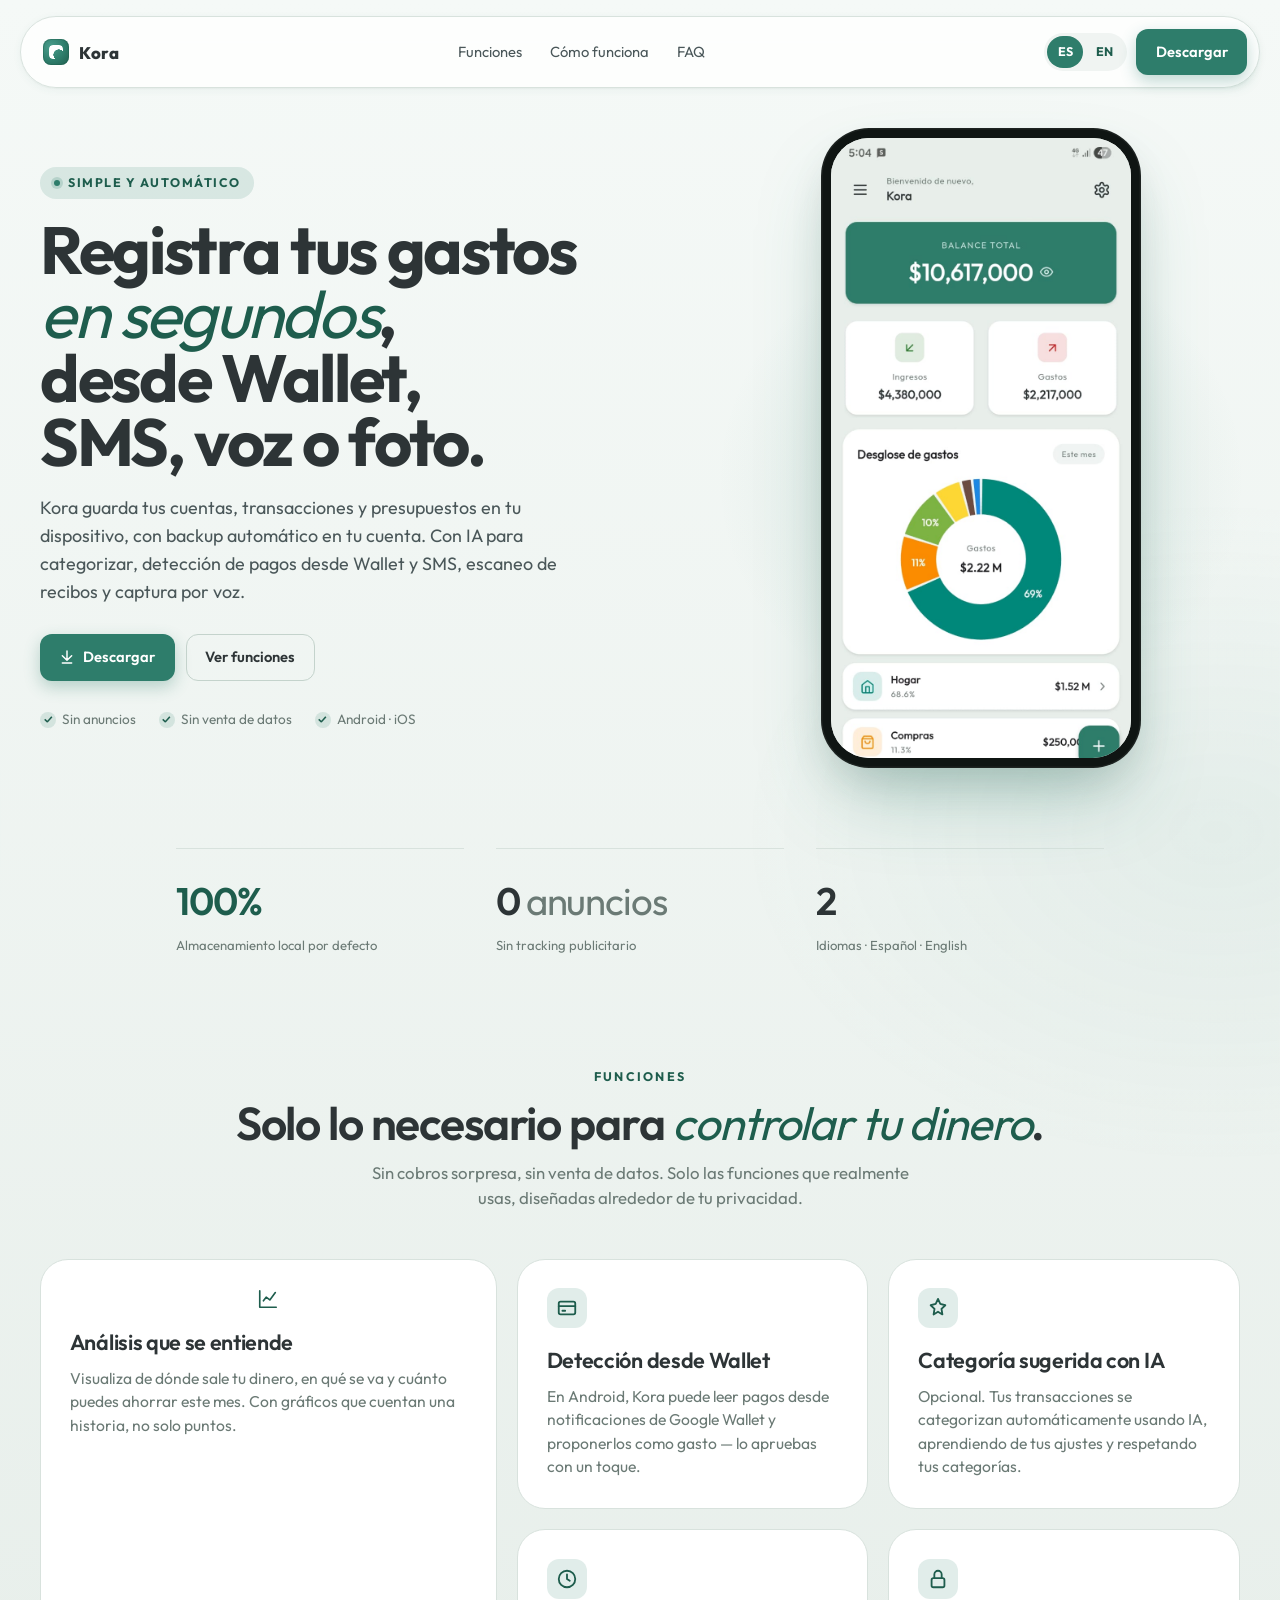
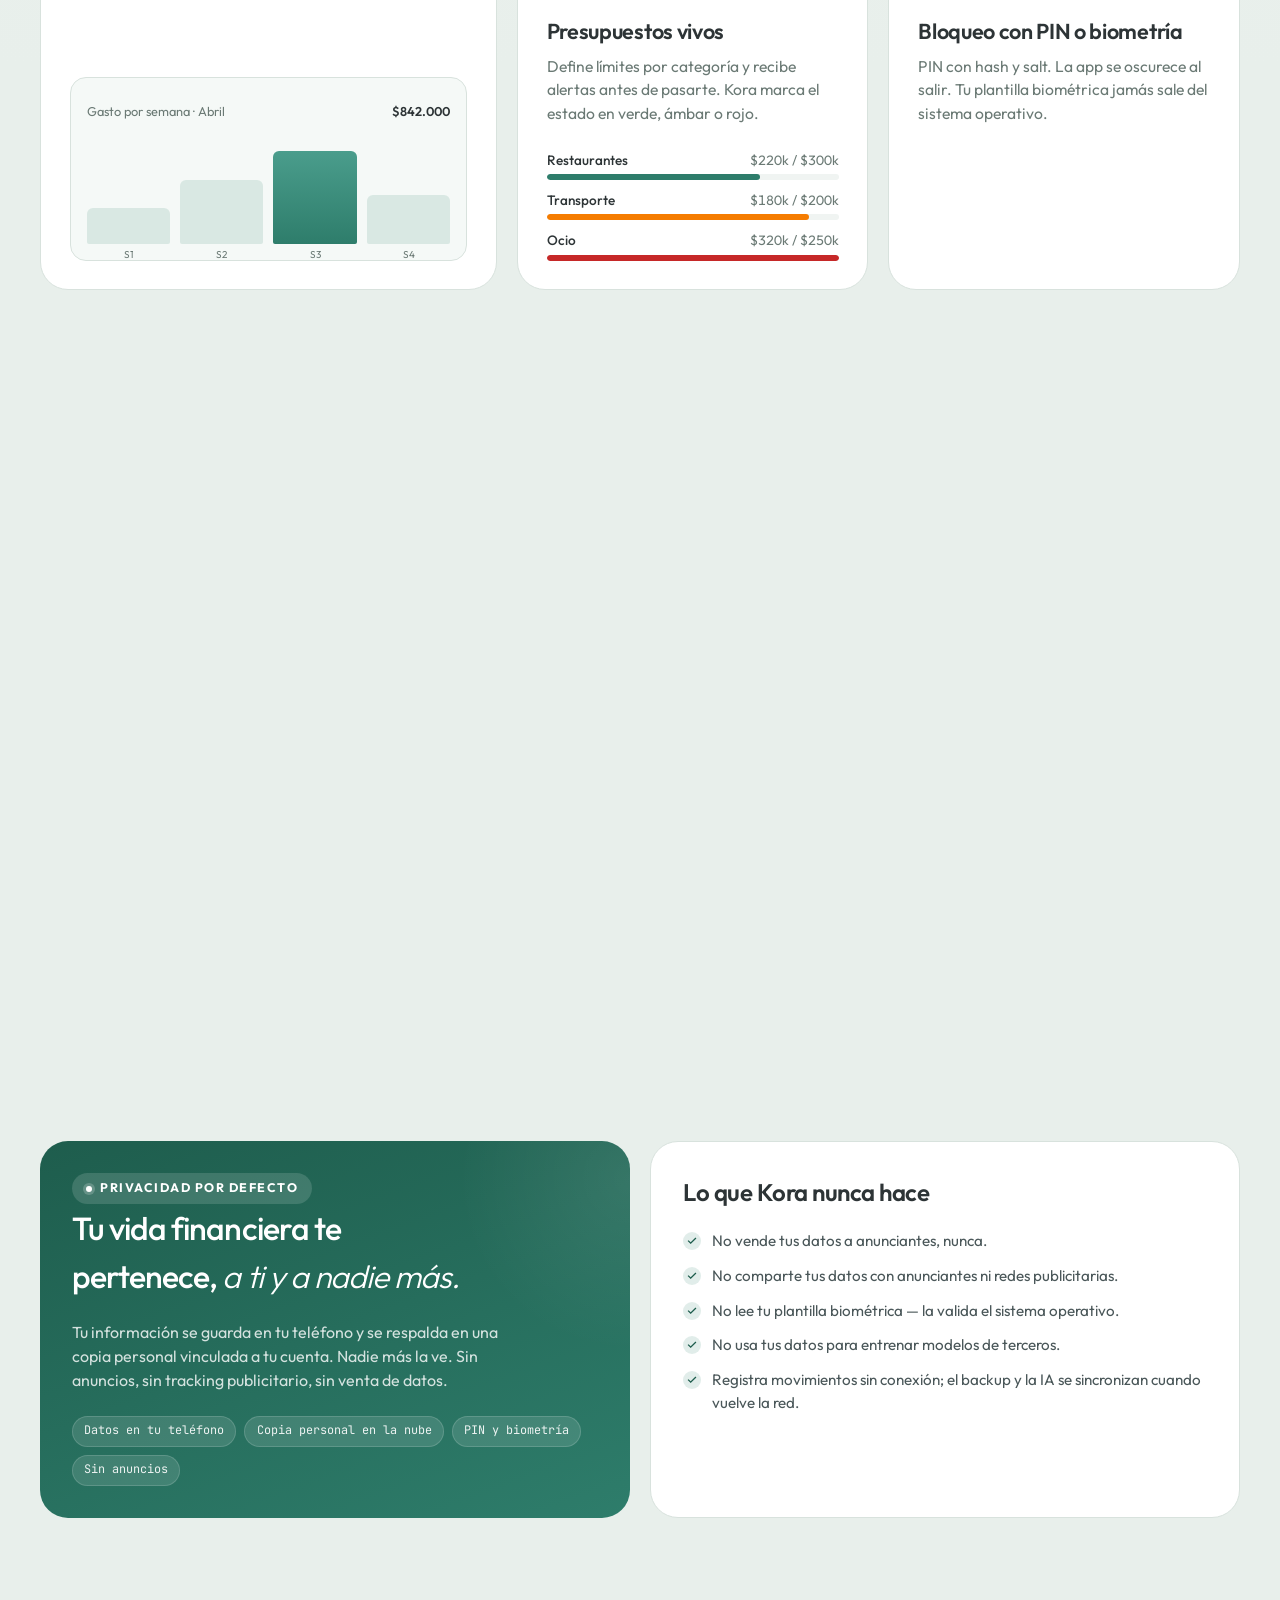
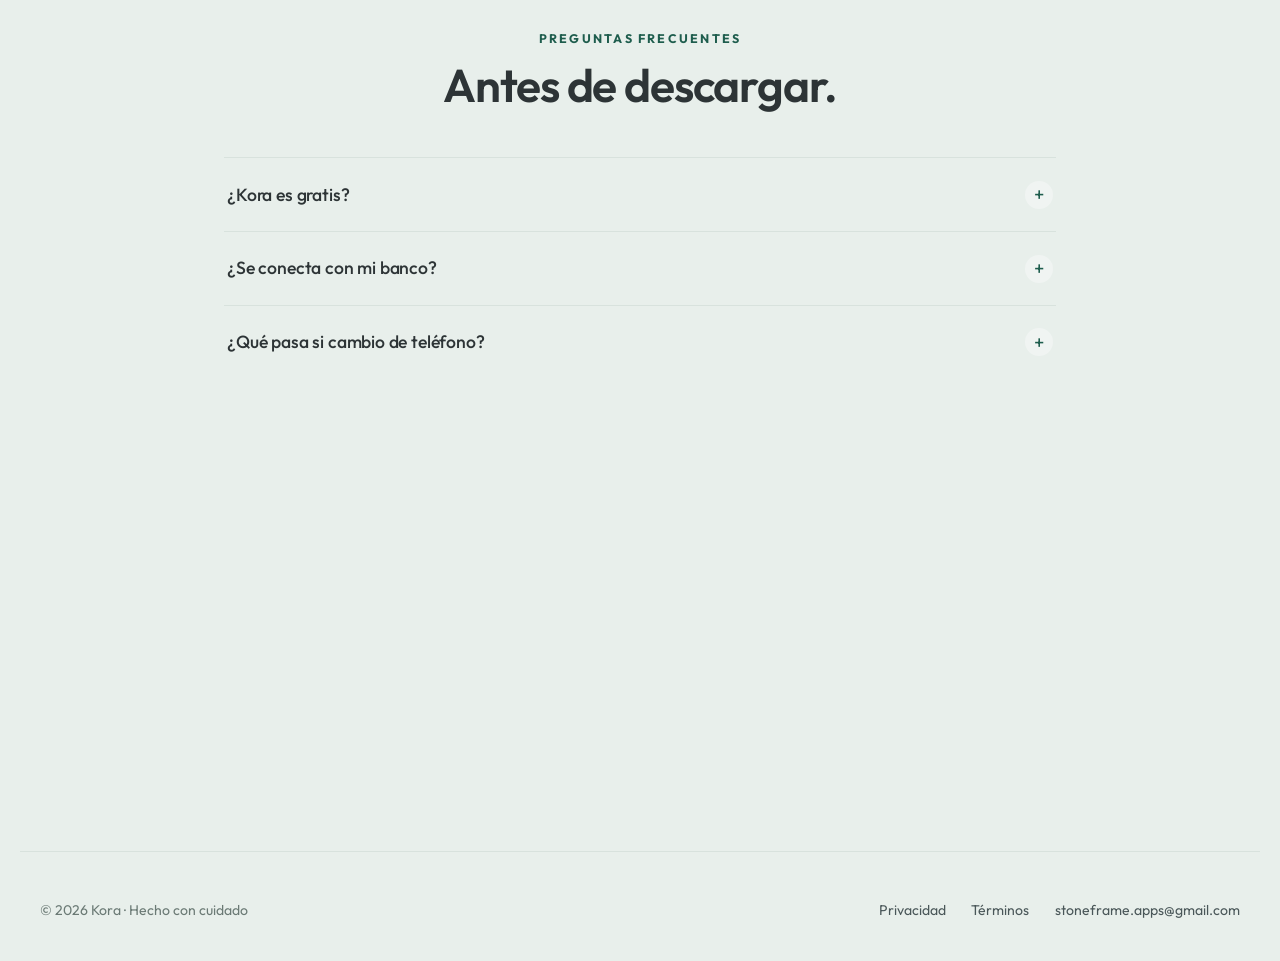
<file: index.html>
<!DOCTYPE html>
<html lang="es">
<head>
<meta charset="UTF-8" />
<meta name="viewport" content="width=device-width, initial-scale=1" />
<title>Kora — Finanzas personales</title>
<meta name="description" content="Kora guarda tus cuentas, transacciones y presupuestos en tu dispositivo con backup automático en la nube. IA para categorizar, detección de pagos desde Wallet y SMS, escaneo de recibos y captura por voz." />
<link rel="canonical" href="https://get-kora.app/" />
<meta name="theme-color" content="#0b0b0f" />
<meta name="application-name" content="Kora" />
<meta name="author" content="Stoneframe" />
<meta name="keywords" content="finanzas personales, app de gastos, presupuesto, control de gastos, privacidad, IA, Google Wallet, escaneo de recibos, Android" />

<!-- Favicons -->
<link rel="icon" href="./favicon.ico" sizes="any" />
<link rel="icon" type="image/svg+xml" href="./favicon.svg" />
<link rel="apple-touch-icon" href="./apple-touch-icon.png" />

<!-- Open Graph -->
<meta property="og:type" content="website" />
<meta property="og:site_name" content="Kora" />
<meta property="og:locale" content="es_ES" />
<meta property="og:title" content="Kora — Finanzas personales" />
<meta property="og:description" content="Registra tus gastos en segundos desde Wallet, SMS, voz o foto. Tus datos viven en tu dispositivo, con backup automático en tu cuenta. Sin anuncios, sin venta de datos." />
<meta property="og:url" content="https://get-kora.app/" />
<meta property="og:image" content="https://get-kora.app/og-image.png" />
<meta property="og:image:width" content="1200" />
<meta property="og:image:height" content="630" />
<meta property="og:image:alt" content="Kora — Finanzas personales" />

<!-- Twitter Card -->
<meta name="twitter:card" content="summary_large_image" />
<meta name="twitter:title" content="Kora — Finanzas personales" />
<meta name="twitter:description" content="Registra tus gastos en segundos desde Wallet, SMS, voz o foto. Sin anuncios, sin venta de datos." />
<meta name="twitter:image" content="https://get-kora.app/og-image.png" />

<link rel="preconnect" href="https://fonts.googleapis.com">
<link rel="preconnect" href="https://fonts.gstatic.com" crossorigin>
<link href="https://fonts.googleapis.com/css2?family=Outfit:wght@300;400;500;600;700;800&family=JetBrains+Mono:wght@400;500&display=swap" rel="stylesheet">
<link rel="stylesheet" href="./styles.css" />

<!-- Structured data -->
<script type="application/ld+json">
{
  "@context": "https://schema.org",
  "@graph": [
    {
      "@type": "Organization",
      "@id": "https://get-kora.app/#organization",
      "name": "Stoneframe",
      "url": "https://get-kora.app/",
      "email": "stoneframe.apps@gmail.com",
      "logo": "https://get-kora.app/apple-touch-icon.png"
    },
    {
      "@type": "WebSite",
      "@id": "https://get-kora.app/#website",
      "url": "https://get-kora.app/",
      "name": "Kora",
      "inLanguage": "es",
      "publisher": { "@id": "https://get-kora.app/#organization" }
    },
    {
      "@type": "MobileApplication",
      "@id": "https://get-kora.app/#app",
      "name": "Kora",
      "operatingSystem": "Android",
      "applicationCategory": "FinanceApplication",
      "url": "https://get-kora.app/",
      "downloadUrl": "https://play.google.com/store/apps/details?id=com.stoneframe.kora",
      "description": "Kora guarda tus cuentas, transacciones y presupuestos en tu dispositivo con backup automático en la nube. IA para categorizar, detección de pagos desde Wallet y SMS, escaneo de recibos y captura por voz.",
      "image": "https://get-kora.app/og-image.png",
      "publisher": { "@id": "https://get-kora.app/#organization" },
      "offers": {
        "@type": "Offer",
        "price": "0",
        "priceCurrency": "USD"
      }
    },
    {
      "@type": "FAQPage",
      "@id": "https://get-kora.app/#faq",
      "mainEntity": [
        {
          "@type": "Question",
          "name": "¿Kora es gratis?",
          "acceptedAnswer": {
            "@type": "Answer",
            "text": "La descarga y las funciones esenciales son gratuitas y sin anuncios. Algunas funciones avanzadas están disponibles a través de la suscripción opcional Kora Pro."
          }
        },
        {
          "@type": "Question",
          "name": "¿Se conecta con mi banco?",
          "acceptedAnswer": {
            "@type": "Answer",
            "text": "No directamente. En Android puede leer pagos desde notificaciones de Google Wallet si tú lo activas. El resto lo registras tú."
          }
        },
        {
          "@type": "Question",
          "name": "¿Qué pasa si cambio de teléfono?",
          "acceptedAnswer": {
            "@type": "Answer",
            "text": "Solo inicia sesión con la misma cuenta en el nuevo dispositivo y tendrás todos tus datos disponibles."
          }
        },
        {
          "@type": "Question",
          "name": "¿Puedo eliminar mi cuenta y datos?",
          "acceptedAnswer": {
            "@type": "Answer",
            "text": "Sí. Desde Configuración puedes eliminar todos tus datos y tu cuenta de Kora, incluyendo la copia en la nube."
          }
        }
      ]
    }
  ]
}
</script>
</head>
<body>

<!-- NAV -->
<div class="nav-wrap">
  <nav class="nav">
    <a href="./" class="brand"><span class="brand-mark"></span>Kora</a>
    <div class="nav-links">
      <a href="#features" data-i="features">Funciones</a>
      <a href="#how" data-i="how">Cómo funciona</a>
      <a href="#faq" data-i="faq">FAQ</a>
    </div>
    <div class="nav-cta">
      <div class="lang-switch" role="group" aria-label="Language">
        <button data-lang-target="es" class="active">ES</button>
        <button data-lang-target="en">EN</button>
      </div>
      <a href="#download" class="btn btn-primary" data-i="nav_cta">Descargar</a>
    </div>
  </nav>
</div>

<!-- HERO -->
<section class="hero" data-variant="editorial" id="hero">
  <div class="hero-inner">
    <div class="hero-copy-block reveal">
      <div class="eyebrow">
        <span class="dot"></span>
        <span data-i="eyebrow">Simple y automático</span>
      </div>
      <h1 class="hero-title" data-i="title">
        Registra tus gastos <em data-i="title_em">en segundos</em>, desde Wallet, SMS, voz o foto.
      </h1>
      <p class="hero-sub" data-i="sub">
        Kora guarda tus cuentas, transacciones y presupuestos en tu dispositivo, con backup automático en tu cuenta.
        Con IA para categorizar, detección de pagos desde Wallet y SMS, escaneo de recibos y captura por voz.
      </p>
      <div class="hero-ctas">
        <a href="#download" class="btn btn-primary">
          <svg width="16" height="16" viewBox="0 0 24 24" fill="none" stroke="currentColor" stroke-width="2.2" stroke-linecap="round" stroke-linejoin="round"><path d="M12 3v14M5 10l7 7 7-7M5 21h14"/></svg>
          <span data-i="cta_primary">Descargar</span>
        </a>
        <a href="#features" class="btn btn-outline"><span data-i="cta_secondary">Ver funciones</span></a>
      </div>
      <div class="hero-meta">
        <span class="item"><span class="check">&#10003;</span> <span data-i="meta1">Sin anuncios</span></span>
        <span class="item"><span class="check">&#10003;</span> <span data-i="meta2">Sin venta de datos</span></span>
        <span class="item"><span class="check">&#10003;</span> <span data-i="meta3">Android · iOS</span></span>
      </div>
    </div>

    <div class="phone-stage reveal">
      <!-- Phone mockup with real app screenshot -->
      <div class="phone">
        <div class="phone-screen">
          <img src="Dashboard.jpeg" alt="Pantalla de la app Kora mostrando balance total y desglose de gastos" loading="lazy" />
        </div>
      </div>
    </div>
  </div>
</section>

<!-- TRUST STRIP -->
<section class="trust-strip reveal" id="stats">
  <div class="item">
    <div class="big"><em>100%</em></div>
    <div class="lbl" data-i="stat1">Almacenamiento local por defecto</div>
  </div>
  <div class="item">
    <div class="big">0 <span style="color:var(--muted); font-weight:400;" data-i="stat2s">anuncios</span></div>
    <div class="lbl" data-i="stat2">Sin tracking publicitario</div>
  </div>
  <div class="item">
    <div class="big">2</div>
    <div class="lbl" data-i="stat4">Idiomas · Español · English</div>
  </div>
</section>

<!-- FEATURES -->
<section class="block" id="features">
  <div class="section-head reveal">
    <div class="eyebrow-text" data-i="feat_eye">Funciones</div>
    <h2 data-i="feat_title">Solo lo necesario para <em data-i="feat_title_em">controlar tu dinero</em>.</h2>
    <p data-i="feat_sub">Sin cobros sorpresa, sin venta de datos. Solo las funciones que realmente usas, diseñadas alrededor de tu privacidad.</p>
  </div>

  <div class="features">
    <article class="feature wide reveal">
      <div class="icon">
        <svg viewBox="0 0 24 24" fill="none" stroke="currentColor" stroke-width="1.8" stroke-linecap="round" stroke-linejoin="round"><path d="M3 3v18h18"/><path d="M7 14l3-4 4 3 6-8"/></svg>
      </div>
      <h3 data-i="f1_t">Análisis que se entiende</h3>
      <p data-i="f1_p">Visualiza de dónde sale tu dinero, en qué se va y cuánto puedes ahorrar este mes. Con gráficos que cuentan una historia, no solo puntos.</p>

      <div class="chart preview">
        <div class="chart-head">
          <span data-i="f1_ch_t">Gasto por semana · Abril</span>
          <b>$842.000</b>
        </div>
        <div class="bars">
          <div class="bar" style="height: 32%"><span>S1</span></div>
          <div class="bar" style="height: 58%"><span>S2</span></div>
          <div class="bar active" style="height: 84%"><span>S3</span></div>
          <div class="bar" style="height: 44%"><span>S4</span></div>
        </div>
      </div>
    </article>

    <article class="feature reveal">
      <div class="icon">
        <svg viewBox="0 0 24 24" fill="none" stroke="currentColor" stroke-width="2" stroke-linecap="round" stroke-linejoin="round"><rect x="3" y="5" width="18" height="14" rx="2"/><path d="M3 10h18M7 15h3"/></svg>
      </div>
      <h3 data-i="f2_t">Detección desde Wallet</h3>
      <p data-i="f2_p">En Android, Kora puede leer pagos desde notificaciones de Google Wallet y proponerlos como gasto — lo apruebas con un toque.</p>
    </article>

    <article class="feature reveal">
      <div class="icon">
        <svg viewBox="0 0 24 24" fill="none" stroke="currentColor" stroke-width="2" stroke-linecap="round" stroke-linejoin="round"><path d="M12 2l2.5 5.5L20 9l-4.2 4 1 6L12 16l-4.8 3 1-6L4 9l5.5-1.5z"/></svg>
      </div>
      <h3 data-i="f3_t">Categoría sugerida con IA</h3>
      <p data-i="f3_p">Opcional. Tus transacciones se categorizan automáticamente usando IA, aprendiendo de tus ajustes y respetando tus categorías.</p>
    </article>

    <article class="feature reveal">
      <div class="icon">
        <svg viewBox="0 0 24 24" fill="none" stroke="currentColor" stroke-width="2" stroke-linecap="round" stroke-linejoin="round"><circle cx="12" cy="12" r="9"/><path d="M12 7v5l3 2"/></svg>
      </div>
      <h3 data-i="f4_t">Presupuestos vivos</h3>
      <p data-i="f4_p">Define límites por categoría y recibe alertas antes de pasarte. Kora marca el estado en verde, ámbar o rojo.</p>

      <div class="budget-list preview">
        <div class="budget-row">
          <span class="lbl" data-i="f4_b1">Restaurantes</span>
          <span class="val">$220k / $300k</span>
          <div class="bar-track"><div class="bar-fill" style="width: 73%"></div></div>
        </div>
        <div class="budget-row">
          <span class="lbl" data-i="f4_b2">Transporte</span>
          <span class="val">$180k / $200k</span>
          <div class="bar-track"><div class="bar-fill warn" style="width: 90%"></div></div>
        </div>
        <div class="budget-row">
          <span class="lbl" data-i="f4_b3">Ocio</span>
          <span class="val">$320k / $250k</span>
          <div class="bar-track"><div class="bar-fill over" style="width: 100%"></div></div>
        </div>
      </div>
    </article>

    <article class="feature reveal">
      <div class="icon">
        <svg viewBox="0 0 24 24" fill="none" stroke="currentColor" stroke-width="2" stroke-linecap="round" stroke-linejoin="round"><rect x="5" y="11" width="14" height="10" rx="2"/><path d="M8 11V7a4 4 0 018 0v4"/></svg>
      </div>
      <h3 data-i="f5_t">Bloqueo con PIN o biometría</h3>
      <p data-i="f5_p">PIN con hash y salt. La app se oscurece al salir. Tu plantilla biométrica jamás sale del sistema operativo.</p>
    </article>

    <article class="feature reveal">
      <div class="icon">
        <svg viewBox="0 0 24 24" fill="none" stroke="currentColor" stroke-width="2" stroke-linecap="round" stroke-linejoin="round"><path d="M21 12V5a2 2 0 00-2-2H5a2 2 0 00-2 2v14a2 2 0 002 2h7"/><path d="M16 19l2 2 4-4"/></svg>
      </div>
      <h3 data-i="f6_t">Backup automático en la nube</h3>
      <p data-i="f6_p">Tu información se respalda automáticamente en la nube con tu cuenta. Cambia de teléfono sin perder nada y borra la copia cuando quieras.</p>
    </article>
  </div>
</section>

<!-- HOW IT WORKS -->
<section class="block" id="how">
  <div class="section-head reveal">
    <div class="eyebrow-text" data-i="how_eye">Cómo funciona</div>
    <h2 data-i="how_title">Tres pasos para tener <em data-i="how_em">el control</em>.</h2>
  </div>
  <div class="flow">
    <div class="flow-step reveal">
      <div class="num mono">01</div>
      <h3 data-i="st1_t">Descarga e inicia sesión</h3>
      <p data-i="st1_p">Crea tu cuenta con Google, Apple o email en menos de un minuto. Tus datos quedan respaldados automáticamente desde el primer movimiento.</p>
    </div>
    <div class="flow-step reveal">
      <div class="num mono">02</div>
      <h3 data-i="st2_t">Activa lo que quieras</h3>
      <p data-i="st2_p">Detección desde Wallet, pagos por SMS, escaneo de recibos, captura por voz y recordatorios. Todo opcional, tú decides.</p>
    </div>
    <div class="flow-step reveal">
      <div class="num mono">03</div>
      <h3 data-i="st3_t">Ajusta tu presupuesto</h3>
      <p data-i="st3_p">Define metas por categoría y deja que Kora te avise antes de que te pases.</p>
    </div>
  </div>
</section>

<!-- PRIVACY -->
<section class="block" id="privacy">
  <div class="privacy-grid">
    <div class="privacy-card dark reveal">
      <div class="eyebrow" style="background: rgba(255,255,255,0.14); color: white;">
        <span class="dot" style="background: white; box-shadow: 0 0 0 3px rgba(255,255,255,0.2);"></span>
        <span data-i="pr_eye">PRIVACIDAD POR DEFECTO</span>
      </div>
      <h3 data-i="pr_h">Tu vida financiera te pertenece, <em data-i="pr_h_em">a ti y a nadie más.</em></h3>
      <p data-i="pr_p" style="color:rgba(255,255,255,0.8); margin-top: 1.2rem; max-width: 42ch;">
        Tu información se guarda en tu teléfono y se respalda en una copia personal vinculada a tu cuenta. Nadie más la ve. Sin anuncios, sin tracking publicitario, sin venta de datos.
      </p>
      <div class="tech-strip">
        <span class="tech-pill" data-i="pr_pill3">Datos en tu teléfono</span>
        <span class="tech-pill" data-i="pr_pill4">Copia personal en la nube</span>
        <span class="tech-pill" data-i="pr_pill">PIN y biometría</span>
        <span class="tech-pill" data-i="pr_pill2">Sin anuncios</span>
      </div>
    </div>
    <div class="privacy-card reveal">
      <h3 data-i="pr_list_t">Lo que Kora nunca hace</h3>
      <ul class="privacy-list">
        <li data-i="pr_l1">No vende tus datos a anunciantes, nunca.</li>
        <li data-i="pr_l2">No comparte tus datos con anunciantes ni redes publicitarias.</li>
        <li data-i="pr_l3">No lee tu plantilla biométrica — la valida el sistema operativo.</li>
        <li data-i="pr_l4">No usa tus datos para entrenar modelos de terceros.</li>
        <li data-i="pr_l5">Registra movimientos sin conexión; el backup y la IA se sincronizan cuando vuelve la red.</li>
      </ul>
    </div>
  </div>
</section>

<!-- FAQ -->
<section class="block" id="faq">
  <div class="section-head reveal">
    <div class="eyebrow-text" data-i="faq_eye">Preguntas frecuentes</div>
    <h2 data-i="faq_title">Antes de descargar.</h2>
  </div>
  <div class="faq">
    <details class="faq-item reveal">
      <summary class="faq-q"><h4 data-i="q1">¿Kora es gratis?</h4><span class="plus">+</span></summary>
      <p class="faq-a" data-i="a1">La descarga y las funciones esenciales son gratuitas y sin anuncios. Algunas funciones avanzadas están disponibles a través de la suscripción opcional Kora Pro.</p>
    </details>
    <details class="faq-item reveal">
      <summary class="faq-q"><h4 data-i="q2">¿Se conecta con mi banco?</h4><span class="plus">+</span></summary>
      <p class="faq-a" data-i="a2">No directamente. En Android puede leer pagos desde notificaciones de Google Wallet si tú lo activas. El resto lo registras tú.</p>
    </details>
    <details class="faq-item reveal">
      <summary class="faq-q"><h4 data-i="q3">¿Qué pasa si cambio de teléfono?</h4><span class="plus">+</span></summary>
      <p class="faq-a" data-i="a3">Solo inicia sesión con la misma cuenta en el nuevo dispositivo y tendrás todos tus datos disponibles.</p>
    </details>
    <details class="faq-item reveal">
      <summary class="faq-q"><h4 data-i="q4">¿Puedo eliminar mi cuenta y datos?</h4><span class="plus">+</span></summary>
      <p class="faq-a" data-i="a4">Sí. Desde Configuración puedes eliminar todos tus datos y tu cuenta de Kora, incluyendo la copia en la nube.</p>
    </details>
  </div>
</section>

<!-- FINAL CTA -->
<section class="final-cta reveal" id="download">
  <div class="final-card">
    <h2 data-i="fin_t">Registra tu <em data-i="fin_em">primer gasto</em> en segundos.</h2>
    <div class="store-ctas">
      <span class="store-btn" aria-disabled="true">
        <svg viewBox="0 0 24 24" fill="currentColor"><path d="M17.05 12.04a4.5 4.5 0 012.67-4.12 5.3 5.3 0 00-4.2-2.27c-1.78-.18-3.5 1.05-4.4 1.05-.93 0-2.33-1.03-3.83-1-1.97.03-3.8 1.15-4.82 2.92-2.06 3.57-.52 8.82 1.47 11.71 1 1.42 2.16 3 3.67 2.95 1.48-.06 2.03-.95 3.82-.95 1.77 0 2.29.95 3.83.92 1.59-.03 2.59-1.43 3.55-2.86a12.6 12.6 0 001.63-3.33 4.34 4.34 0 01-2.39-3.92zM14.3 3.92A4.3 4.3 0 0015.32 1a4.4 4.4 0 00-2.85 1.48c-.62.71-1.17 1.86-1.02 2.96 1.15.09 2.32-.59 2.85-1.52z"/></svg>
        <span><span class="small" data-i="app_store_s">Próximamente en</span><span class="big">App Store</span></span>
      </span>
      <a href="https://play.google.com/store/apps/details?id=com.stoneframe.kora" target="_blank" rel="noopener" class="store-btn">
        <svg viewBox="0 0 24 24" fill="currentColor"><path d="M3.6 1.8a2 2 0 00-.6 1.4v17.6a2 2 0 00.6 1.4l.1.1L13 12.5v-1L3.7 1.7l-.1.1zM16.8 15.8L13.6 12.6 3.9 22.3c.4.3.9.3 1.4 0l11.5-6.5M20.5 10.2l-3.7-2.1-3.7 3.7 3.7 3.6 3.7-2.1a1.5 1.5 0 000-2.6M5.3 1.7c-.5-.3-1-.3-1.4 0l9.7 9.8 3.7-3.7L5.3 1.7z"/></svg>
        <span><span class="small" data-i="play_store_s">Disponible en</span><span class="big">Google Play</span></span>
      </a>
    </div>
  </div>
</section>

<footer>
  <div>&copy; 2026 Kora · <span data-i="foot_m">Hecho con cuidado</span></div>
  <div class="links">
    <a href="./privacy.html" data-i="foot_1">Privacidad</a>
    <a href="./terms.html" data-i="foot_2">Términos</a>
    <a href="mailto:stoneframe.apps@gmail.com">stoneframe.apps@gmail.com</a>
  </div>
</footer>

<script>
const I18N = {
  es: {
    features: "Funciones", how: "Cómo funciona", privacy: "Privacidad", faq: "FAQ",
    nav_cta: "Descargar",
    eyebrow: "Simple y automático",
    title: "Registra tus gastos ", title_em: "en segundos",
    title_after: ", desde Wallet, SMS, voz o foto.",
    sub: "Kora guarda tus cuentas, transacciones y presupuestos en tu dispositivo, con backup automático en tu cuenta. Con IA para categorizar, detección de pagos desde Wallet y SMS, escaneo de recibos y captura por voz.",
    cta_primary: "Descargar", cta_secondary: "Ver funciones",
    meta1: "Sin anuncios", meta2: "Sin venta de datos", meta3: "Android · iOS",
    stat1: "Almacenamiento local por defecto",
    stat2s: "anuncios", stat2: "Sin tracking publicitario",
    stat4: "Idiomas · Español · English",
    feat_eye: "Funciones",
    feat_title: "Solo lo necesario para ", feat_title_em: "controlar tu dinero",
    feat_title_after: ".",
    feat_sub: "Sin cobros sorpresa, sin venta de datos. Solo las funciones que realmente usas, diseñadas alrededor de tu privacidad.",
    f1_t: "Análisis que se entiende",
    f1_p: "Visualiza de dónde sale tu dinero, en qué se va y cuánto puedes ahorrar este mes. Con gráficos que cuentan una historia, no solo puntos.",
    f1_ch_t: "Gasto por semana · Abril",
    f2_t: "Detección desde Wallet",
    f2_p: "En Android, Kora puede leer pagos desde notificaciones de Google Wallet y proponerlos como gasto — lo apruebas con un toque.",
    f3_t: "Categoría sugerida con IA",
    f3_p: "Opcional. Tus transacciones se categorizan automáticamente usando IA, aprendiendo de tus ajustes y respetando tus categorías.",
    f4_t: "Presupuestos vivos",
    f4_p: "Define límites por categoría y recibe alertas antes de pasarte. Kora marca el estado en verde, ámbar o rojo.",
    f4_b1: "Restaurantes", f4_b2: "Transporte", f4_b3: "Ocio",
    f5_t: "Bloqueo con PIN o biometría",
    f5_p: "PIN con hash y salt. La app se oscurece al salir. Tu plantilla biométrica jamás sale del sistema operativo.",
    f6_t: "Backup automático en la nube",
    f6_p: "Tu información se respalda automáticamente en la nube con tu cuenta. Cambia de teléfono sin perder nada y borra la copia cuando quieras.",
    how_eye: "Cómo funciona",
    how_title: "Tres pasos para tener ", how_em: "el control", how_after: ".",
    st1_t: "Descarga e inicia sesión", st1_p: "Crea tu cuenta con Google, Apple o email en menos de un minuto. Tus datos quedan respaldados automáticamente desde el primer movimiento.",
    st2_t: "Activa lo que quieras", st2_p: "Detección desde Wallet, pagos por SMS, escaneo de recibos, captura por voz y recordatorios. Todo opcional, tú decides.",
    st3_t: "Ajusta tu presupuesto", st3_p: "Define metas por categoría y deja que Kora te avise antes de que te pases.",
    pr_eye: "PRIVACIDAD POR DEFECTO",
    pr_h: "Tu vida financiera te pertenece, ", pr_h_em: "a ti y a nadie más.",
    pr_p: "Tu información se guarda en tu teléfono y se respalda en una copia personal vinculada a tu cuenta. Nadie más la ve. Sin anuncios, sin tracking publicitario, sin venta de datos.",
    pr_pill: "PIN y biometría", pr_pill2: "Sin anuncios",
    pr_pill3: "Datos en tu teléfono", pr_pill4: "Copia personal en la nube",
    pr_list_t: "Lo que Kora nunca hace",
    pr_l1: "No vende tus datos a anunciantes, nunca.",
    pr_l2: "No comparte tus datos con anunciantes ni redes publicitarias.",
    pr_l3: "No lee tu plantilla biométrica — la valida el sistema operativo.",
    pr_l4: "No usa tus datos para entrenar modelos de terceros.",
    pr_l5: "Registra movimientos sin conexión; el backup y la IA se sincronizan cuando vuelve la red.",
    faq_eye: "Preguntas frecuentes", faq_title: "Antes de descargar.",
    q1: "¿Kora es gratis?", a1: "La descarga y las funciones esenciales son gratuitas y sin anuncios. Algunas funciones avanzadas están disponibles a través de la suscripción opcional Kora Pro.",
    q2: "¿Se conecta con mi banco?", a2: "No directamente. En Android puede leer pagos desde notificaciones de Google Wallet si tú lo activas. El resto lo registras tú.",
    q3: "¿Qué pasa si cambio de teléfono?", a3: "Solo inicia sesión con la misma cuenta en el nuevo dispositivo y tendrás todos tus datos disponibles.",
    q4: "¿Puedo eliminar mi cuenta y datos?", a4: "Sí. Desde Configuración puedes eliminar todos tus datos y tu cuenta de Kora, incluyendo la copia en la nube.",
    fin_t: "Registra tu ", fin_em: "primer gasto", fin_after: " en segundos.",
    app_store_s: "Próximamente en", play_store_s: "Disponible en",
    foot_m: "Hecho con cuidado", foot_1: "Privacidad", foot_2: "Términos"
  },
  en: {
    features: "Features", how: "How it works", privacy: "Privacy", faq: "FAQ",
    nav_cta: "Download",
    eyebrow: "Simple and automatic",
    title: "Log your expenses ", title_em: "in seconds",
    title_after: ", from Wallet, SMS, voice, or photo.",
    sub: "Kora stores your accounts, transactions, and budgets on your device, with automatic backup to your account. AI categorization, Wallet and SMS payment detection, receipt scanning, and voice capture.",
    cta_primary: "Download", cta_secondary: "See features",
    meta1: "No ads", meta2: "No data selling", meta3: "Android · iOS",
    stat1: "Local storage by default",
    stat2s: "ads", stat2: "No ad tracking",
    stat4: "Languages · Español · English",
    feat_eye: "Features",
    feat_title: "Only what you need to ", feat_title_em: "control your money",
    feat_title_after: ".",
    feat_sub: "No surprise charges, no selling your data. Just the features you actually use, designed around your privacy.",
    f1_t: "Insights you get",
    f1_p: "See where your money comes from, where it goes, and how much you can save. With charts that tell a story, not just dots.",
    f1_ch_t: "Weekly spend · April",
    f2_t: "Wallet detection",
    f2_p: "On Android, Kora can read payments from Google Wallet notifications and suggest them as expenses — approve with one tap.",
    f3_t: "AI-suggested categories",
    f3_p: "Optional. Your transactions get categorized automatically, learning from your adjustments and respecting your categories.",
    f4_t: "Living budgets",
    f4_p: "Set limits per category and get alerts before you overspend. Kora marks status in green, amber, or red.",
    f4_b1: "Restaurants", f4_b2: "Transport", f4_b3: "Leisure",
    f5_t: "PIN or biometric lock",
    f5_p: "Salted PIN hash. The app blurs when you leave. Your biometric template never leaves the operating system.",
    f6_t: "Automatic cloud backup",
    f6_p: "Your data is automatically backed up to the cloud with your account. Switch phones without losing a thing, and delete the copy whenever you want.",
    how_eye: "How it works",
    how_title: "Three steps to ", how_em: "take control", how_after: ".",
    st1_t: "Download and sign in", st1_p: "Create your account with Google, Apple, or email in under a minute. Your data is backed up automatically from the very first entry.",
    st2_t: "Enable what you want", st2_p: "Wallet detection, SMS payments, receipt scanning, voice capture, and reminders. All optional, your call.",
    st3_t: "Set your budget", st3_p: "Define goals per category and let Kora warn you before you overspend.",
    pr_eye: "PRIVACY BY DEFAULT",
    pr_h: "Your financial life belongs to you, ", pr_h_em: "and only you.",
    pr_p: "Your information stays on your phone and is backed up as a personal copy tied to your account. No one else sees it. No ads, no ad tracking, no data selling.",
    pr_pill: "PIN and biometrics", pr_pill2: "No ads",
    pr_pill3: "Data on your phone", pr_pill4: "Personal cloud copy",
    pr_list_t: "What Kora never does",
    pr_l1: "Never sells your data to advertisers.",
    pr_l2: "Never shares your data with advertisers or ad networks.",
    pr_l3: "Never reads your biometric template — it's validated by the OS.",
    pr_l4: "Never uses your data to train third-party models.",
    pr_l5: "Lets you log entries offline; backup and AI sync when the connection is back.",
    faq_eye: "Frequently asked questions", faq_title: "Before you download.",
    q1: "Is Kora free?", a1: "The download and core features are free and ad-free. Some advanced features are available through the optional Kora Pro subscription.",
    q2: "Does it connect to my bank?", a2: "Not directly. On Android it can read payments from Google Wallet notifications if you enable it. The rest you log yourself.",
    q3: "What if I switch phones?", a3: "Just sign in with the same account on the new device and all your data will be there.",
    q4: "Can I delete my account and data?", a4: "Yes. From Settings you can delete all your data and your Kora account, including the cloud copy.",
    fin_t: "Log your ", fin_em: "first expense", fin_after: " in seconds.",
    app_store_s: "Coming soon to", play_store_s: "Get it on",
    foot_m: "Made with care", foot_1: "Privacy", foot_2: "Terms"
  }
};

function applyLang(lang) {
  const t = I18N[lang];
  if (!t) return;
  document.documentElement.lang = lang;
  document.querySelectorAll('[data-i]').forEach(el => {
    const key = el.getAttribute('data-i');
    if (t[key] !== undefined) el.innerHTML = t[key];
  });
  document.querySelector('h1.hero-title').innerHTML =
    t.title + '<em>' + t.title_em + '</em>' + t.title_after;
  document.querySelector('#features .section-head h2').innerHTML =
    t.feat_title + '<em>' + t.feat_title_em + '</em>' + t.feat_title_after;
  document.querySelector('#how .section-head h2').innerHTML =
    t.how_title + '<em>' + t.how_em + '</em>' + t.how_after;
  document.querySelector('#privacy .privacy-card.dark h3').innerHTML =
    t.pr_h + '<em>' + t.pr_h_em + '</em>';
  document.querySelector('#download h2').innerHTML =
    t.fin_t + '<em>' + t.fin_em + '</em>' + t.fin_after;

  document.querySelectorAll('.lang-switch button').forEach(b => {
    b.classList.toggle('active', b.dataset.langTarget === lang);
  });

  try { localStorage.setItem('kora-lang', lang); } catch (_) {}
}

document.querySelectorAll('.lang-switch button').forEach(b => {
  b.addEventListener('click', () => applyLang(b.dataset.langTarget));
});

const preferred = (() => {
  try { return localStorage.getItem('kora-lang'); } catch (_) { return null; }
})();
applyLang(preferred || 'es');

// Reveal on scroll
const io = new IntersectionObserver((entries) => {
  entries.forEach(e => {
    if (e.isIntersecting) { e.target.classList.add('in'); io.unobserve(e.target); }
  });
}, { threshold: 0.12 });
document.querySelectorAll('.reveal').forEach(el => io.observe(el));
</script>
</body>
</html>
</file>
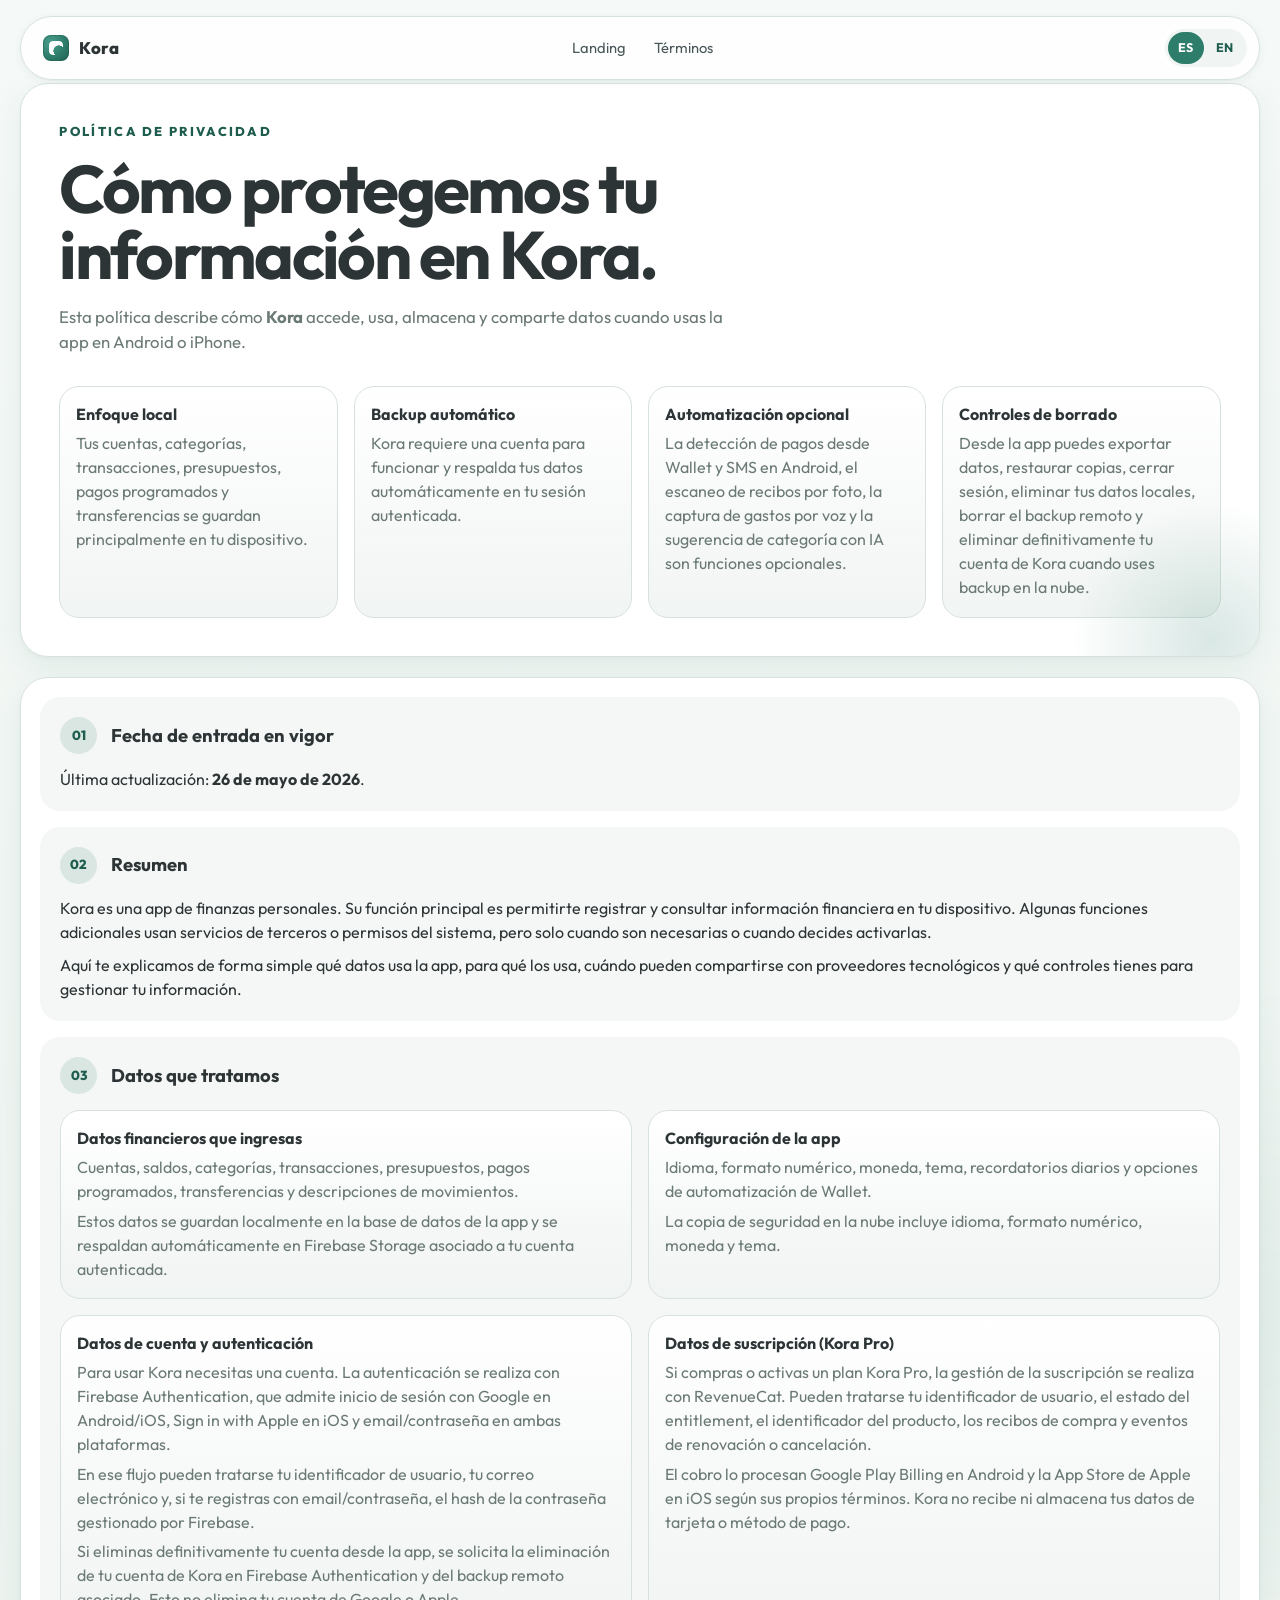
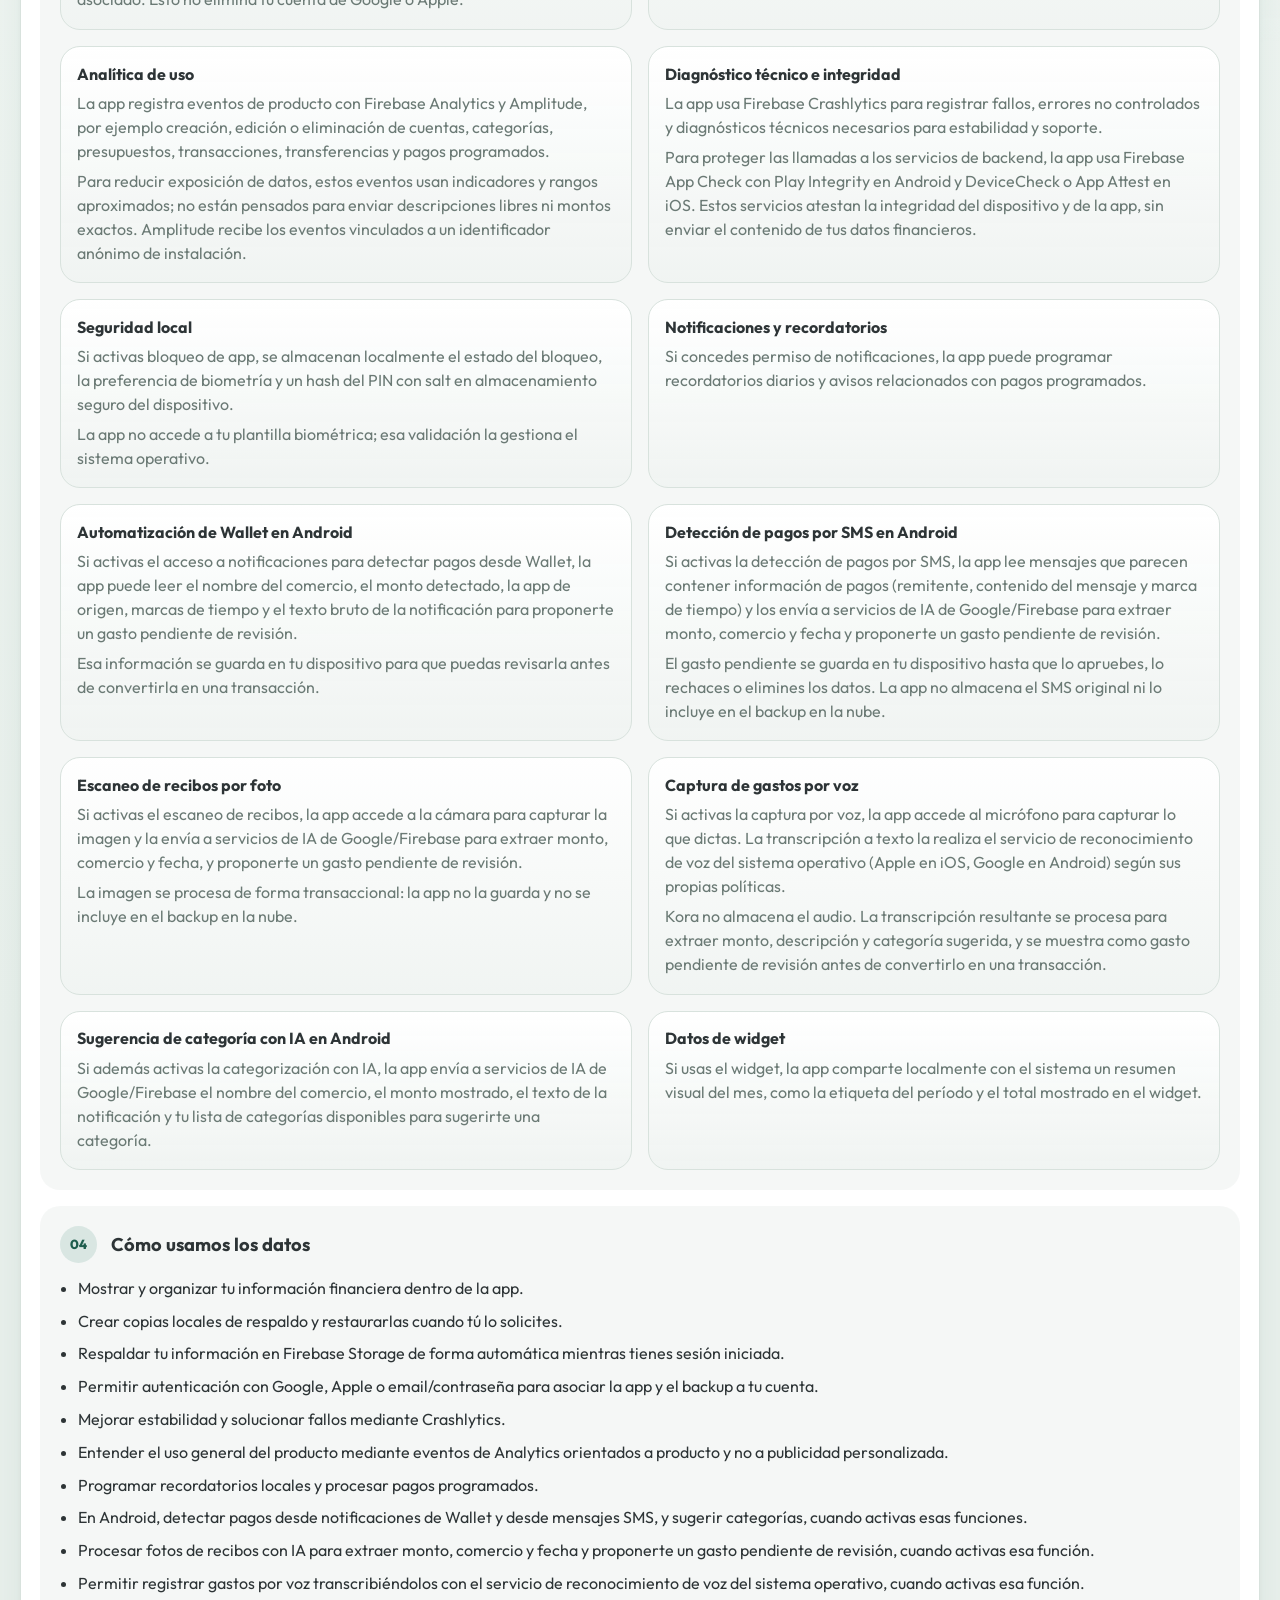
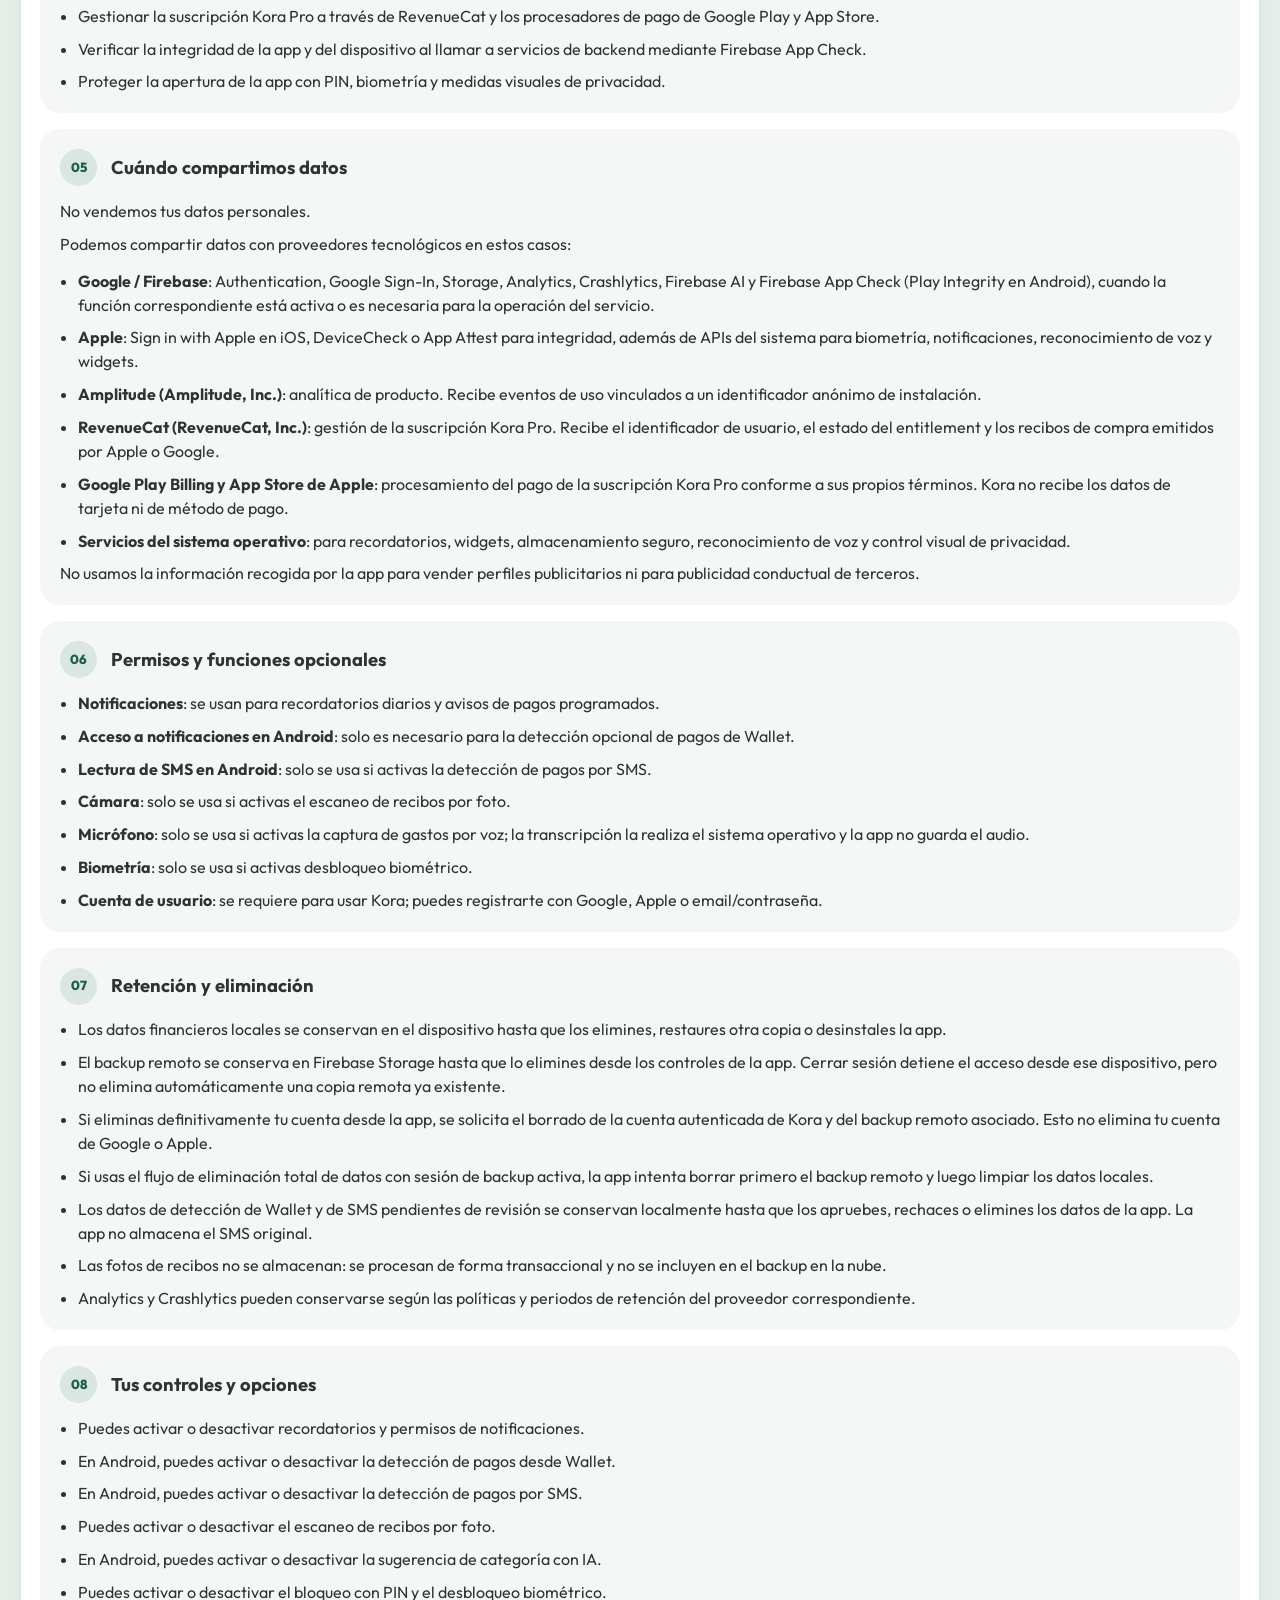
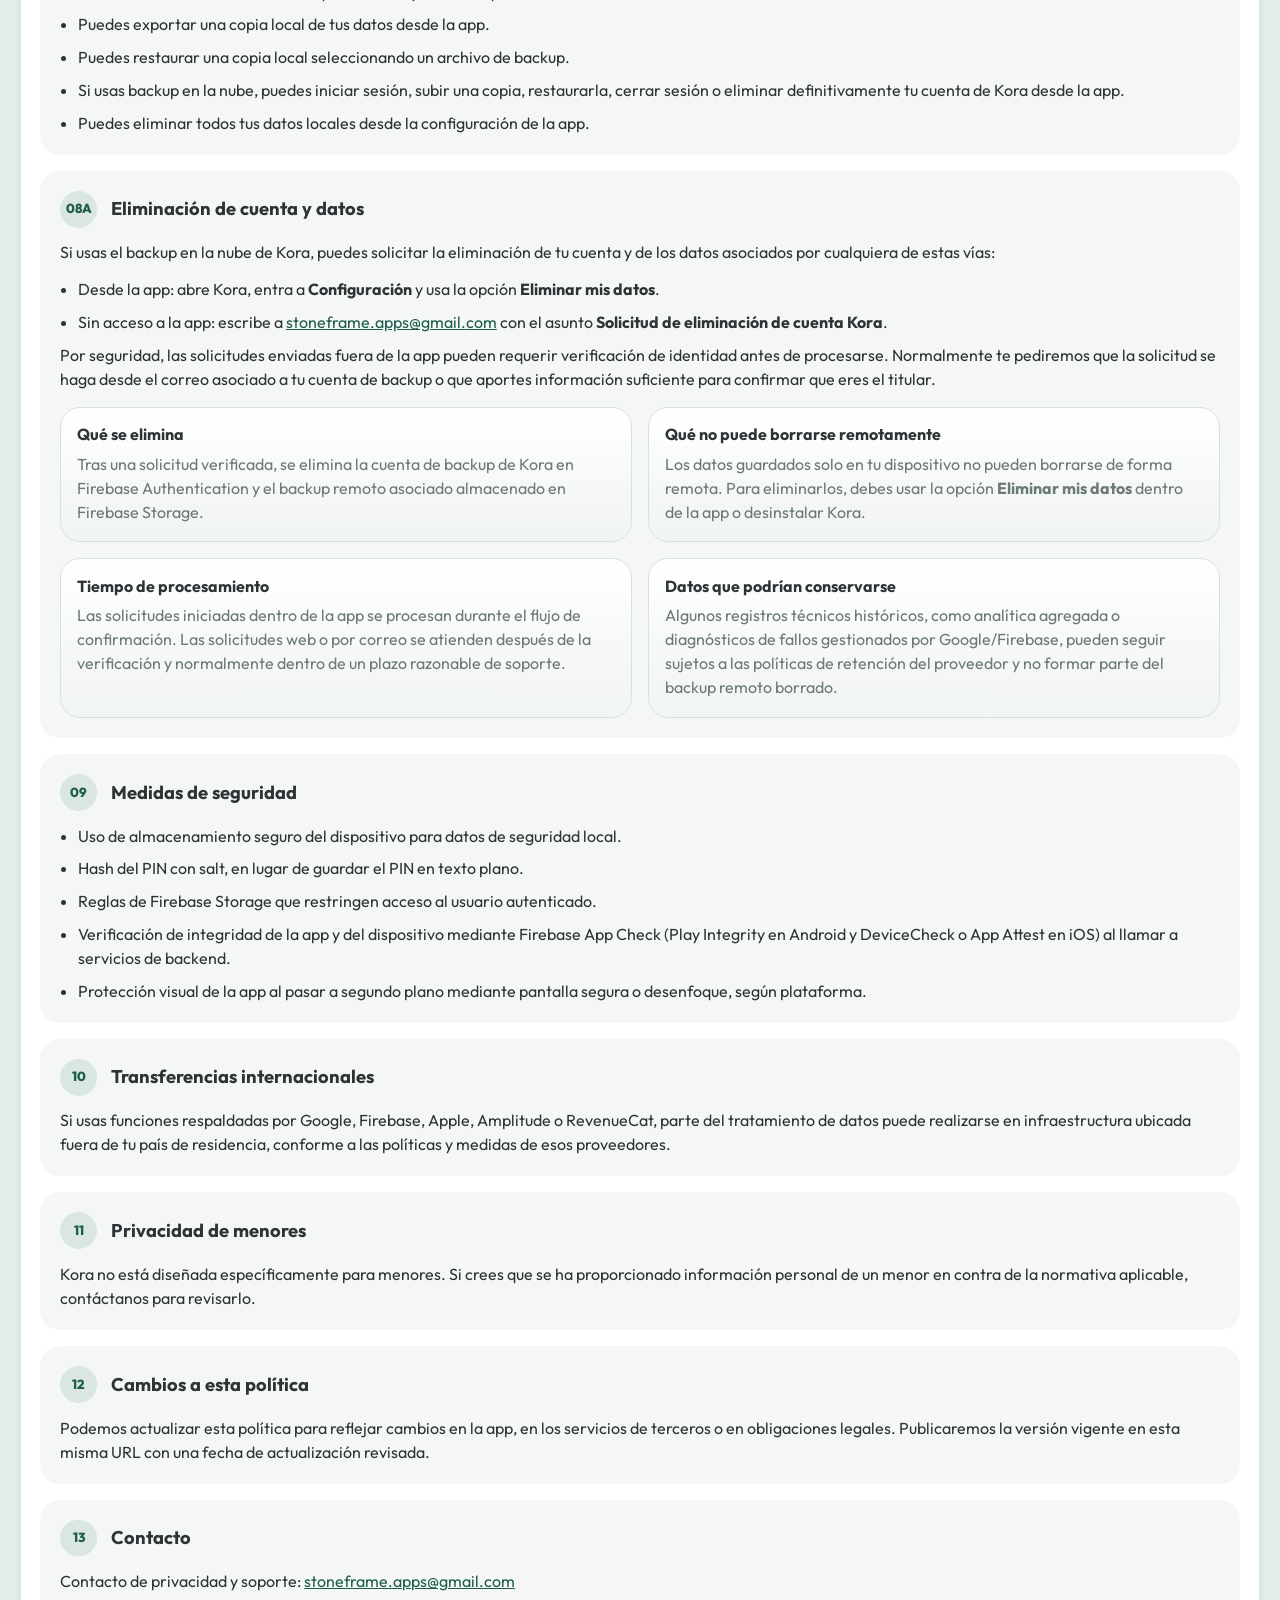
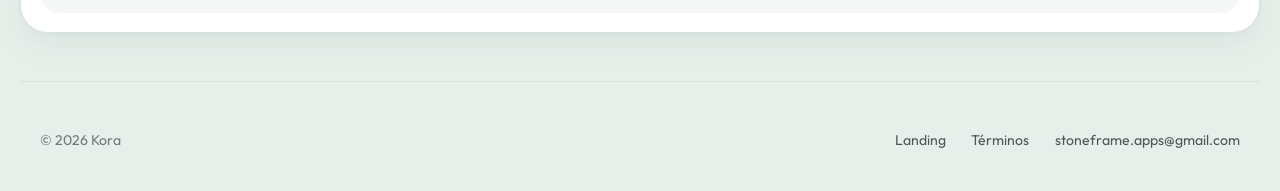
<file: privacy.html>
<!DOCTYPE html>
<html lang="es">
<head>
<meta charset="UTF-8" />
<meta name="viewport" content="width=device-width, initial-scale=1" />
<title>Kora — Política de privacidad</title>
<meta name="description" content="Política de privacidad de Kora: almacenamiento local, backup automático en la nube, analítica, diagnósticos y controles de eliminación de datos." />
<link rel="preconnect" href="https://fonts.googleapis.com">
<link rel="preconnect" href="https://fonts.gstatic.com" crossorigin>
<link href="https://fonts.googleapis.com/css2?family=Outfit:wght@300;400;500;600;700;800&family=JetBrains+Mono:wght@400;500&display=swap" rel="stylesheet">
<link rel="stylesheet" href="./styles.css" />
</head>
<body>

<div class="nav-wrap">
  <nav class="nav">
    <a href="./" class="brand"><span class="brand-mark"></span>Kora</a>
    <div class="nav-links">
      <a href="./">Landing</a>
      <a href="./terms.html" data-i="nav_terms">Términos</a>
    </div>
    <div class="nav-cta">
      <div class="lang-switch" role="group" aria-label="Language">
        <button data-lang-target="es" class="active">ES</button>
        <button data-lang-target="en">EN</button>
      </div>
    </div>
  </nav>
</div>

<div class="page-shell">
  <main>
    <section class="policy-hero">
      <p class="eyebrow-text" data-lang="es">Política de privacidad</p>
      <p class="eyebrow-text" data-lang="en">Privacy policy</p>
      <h1 data-lang="es">Cómo protegemos tu información en Kora.</h1>
      <h1 data-lang="en">How we protect your information in Kora.</h1>
      <p class="policy-hero-copy" data-lang="es">
        Esta política describe cómo <strong>Kora</strong> accede, usa, almacena y
        comparte datos cuando usas la app en Android o iPhone.
      </p>
      <p class="policy-hero-copy" data-lang="en">
        This policy explains how <strong>Kora</strong> accesses, uses, stores, and
        shares data when you use the app on Android or iPhone.
      </p>

      <div class="policy-hero-grid">
        <article class="policy-hero-card">
          <h2 data-lang="es">Enfoque local</h2>
          <h2 data-lang="en">Local-first</h2>
          <p data-lang="es">Tus cuentas, categorías, transacciones, presupuestos, pagos programados y transferencias se guardan principalmente en tu dispositivo.</p>
          <p data-lang="en">Your accounts, categories, transactions, budgets, scheduled payments, and transfers are primarily stored on your device.</p>
        </article>
        <article class="policy-hero-card">
          <h2 data-lang="es">Backup automático</h2>
          <h2 data-lang="en">Automatic backup</h2>
          <p data-lang="es">Kora requiere una cuenta para funcionar y respalda tus datos automáticamente en tu sesión autenticada.</p>
          <p data-lang="en">Kora requires an account to work and automatically backs up your data to your authenticated session.</p>
        </article>
        <article class="policy-hero-card">
          <h2 data-lang="es">Automatización opcional</h2>
          <h2 data-lang="en">Optional automation</h2>
          <p data-lang="es">La detección de pagos desde Wallet y SMS en Android, el escaneo de recibos por foto, la captura de gastos por voz y la sugerencia de categoría con IA son funciones opcionales.</p>
          <p data-lang="en">Wallet and SMS payment detection on Android, receipt photo scanning, voice expense capture, and AI category suggestion are optional features.</p>
        </article>
        <article class="policy-hero-card">
          <h2 data-lang="es">Controles de borrado</h2>
          <h2 data-lang="en">Deletion controls</h2>
          <p data-lang="es">Desde la app puedes exportar datos, restaurar copias, cerrar sesión, eliminar tus datos locales, borrar el backup remoto y eliminar definitivamente tu cuenta de Kora cuando uses backup en la nube.</p>
          <p data-lang="en">From the app you can export data, restore backups, sign out, delete local data, remove the remote backup, and permanently delete your Kora account when you use cloud backup.</p>
        </article>
      </div>
    </section>

    <article class="policy" data-lang="es">
      <section class="policy-section">
        <div class="section-heading"><span>01</span><h2>Fecha de entrada en vigor</h2></div>
        <p>Última actualización: <strong>26 de mayo de 2026</strong>.</p>
      </section>

      <section class="policy-section">
        <div class="section-heading"><span>02</span><h2>Resumen</h2></div>
        <p>Kora es una app de finanzas personales. Su función principal es permitirte registrar y consultar información financiera en tu dispositivo. Algunas funciones adicionales usan servicios de terceros o permisos del sistema, pero solo cuando son necesarias o cuando decides activarlas.</p>
        <p>Aquí te explicamos de forma simple qué datos usa la app, para qué los usa, cuándo pueden compartirse con proveedores tecnológicos y qué controles tienes para gestionar tu información.</p>
      </section>

      <section class="policy-section">
        <div class="section-heading"><span>03</span><h2>Datos que tratamos</h2></div>
        <div class="data-grid">
          <article class="data-card">
            <h3>Datos financieros que ingresas</h3>
            <p>Cuentas, saldos, categorías, transacciones, presupuestos, pagos programados, transferencias y descripciones de movimientos.</p>
            <p>Estos datos se guardan localmente en la base de datos de la app y se respaldan automáticamente en Firebase Storage asociado a tu cuenta autenticada.</p>
          </article>
          <article class="data-card">
            <h3>Configuración de la app</h3>
            <p>Idioma, formato numérico, moneda, tema, recordatorios diarios y opciones de automatización de Wallet.</p>
            <p>La copia de seguridad en la nube incluye idioma, formato numérico, moneda y tema.</p>
          </article>
          <article class="data-card">
            <h3>Datos de cuenta y autenticación</h3>
            <p>Para usar Kora necesitas una cuenta. La autenticación se realiza con Firebase Authentication, que admite inicio de sesión con Google en Android/iOS, Sign in with Apple en iOS y email/contraseña en ambas plataformas.</p>
            <p>En ese flujo pueden tratarse tu identificador de usuario, tu correo electrónico y, si te registras con email/contraseña, el hash de la contraseña gestionado por Firebase.</p>
            <p>Si eliminas definitivamente tu cuenta desde la app, se solicita la eliminación de tu cuenta de Kora en Firebase Authentication y del backup remoto asociado. Esto no elimina tu cuenta de Google o Apple.</p>
          </article>
          <article class="data-card">
            <h3>Datos de suscripción (Kora Pro)</h3>
            <p>Si compras o activas un plan Kora Pro, la gestión de la suscripción se realiza con RevenueCat. Pueden tratarse tu identificador de usuario, el estado del entitlement, el identificador del producto, los recibos de compra y eventos de renovación o cancelación.</p>
            <p>El cobro lo procesan Google Play Billing en Android y la App Store de Apple en iOS según sus propios términos. Kora no recibe ni almacena tus datos de tarjeta o método de pago.</p>
          </article>
          <article class="data-card">
            <h3>Analítica de uso</h3>
            <p>La app registra eventos de producto con Firebase Analytics y Amplitude, por ejemplo creación, edición o eliminación de cuentas, categorías, presupuestos, transacciones, transferencias y pagos programados.</p>
            <p>Para reducir exposición de datos, estos eventos usan indicadores y rangos aproximados; no están pensados para enviar descripciones libres ni montos exactos. Amplitude recibe los eventos vinculados a un identificador anónimo de instalación.</p>
          </article>
          <article class="data-card">
            <h3>Diagnóstico técnico e integridad</h3>
            <p>La app usa Firebase Crashlytics para registrar fallos, errores no controlados y diagnósticos técnicos necesarios para estabilidad y soporte.</p>
            <p>Para proteger las llamadas a los servicios de backend, la app usa Firebase App Check con Play Integrity en Android y DeviceCheck o App Attest en iOS. Estos servicios atestan la integridad del dispositivo y de la app, sin enviar el contenido de tus datos financieros.</p>
          </article>
          <article class="data-card">
            <h3>Seguridad local</h3>
            <p>Si activas bloqueo de app, se almacenan localmente el estado del bloqueo, la preferencia de biometría y un hash del PIN con salt en almacenamiento seguro del dispositivo.</p>
            <p>La app no accede a tu plantilla biométrica; esa validación la gestiona el sistema operativo.</p>
          </article>
          <article class="data-card">
            <h3>Notificaciones y recordatorios</h3>
            <p>Si concedes permiso de notificaciones, la app puede programar recordatorios diarios y avisos relacionados con pagos programados.</p>
          </article>
          <article class="data-card">
            <h3>Automatización de Wallet en Android</h3>
            <p>Si activas el acceso a notificaciones para detectar pagos desde Wallet, la app puede leer el nombre del comercio, el monto detectado, la app de origen, marcas de tiempo y el texto bruto de la notificación para proponerte un gasto pendiente de revisión.</p>
            <p>Esa información se guarda en tu dispositivo para que puedas revisarla antes de convertirla en una transacción.</p>
          </article>
          <article class="data-card">
            <h3>Detección de pagos por SMS en Android</h3>
            <p>Si activas la detección de pagos por SMS, la app lee mensajes que parecen contener información de pagos (remitente, contenido del mensaje y marca de tiempo) y los envía a servicios de IA de Google/Firebase para extraer monto, comercio y fecha y proponerte un gasto pendiente de revisión.</p>
            <p>El gasto pendiente se guarda en tu dispositivo hasta que lo apruebes, lo rechaces o elimines los datos. La app no almacena el SMS original ni lo incluye en el backup en la nube.</p>
          </article>
          <article class="data-card">
            <h3>Escaneo de recibos por foto</h3>
            <p>Si activas el escaneo de recibos, la app accede a la cámara para capturar la imagen y la envía a servicios de IA de Google/Firebase para extraer monto, comercio y fecha, y proponerte un gasto pendiente de revisión.</p>
            <p>La imagen se procesa de forma transaccional: la app no la guarda y no se incluye en el backup en la nube.</p>
          </article>
          <article class="data-card">
            <h3>Captura de gastos por voz</h3>
            <p>Si activas la captura por voz, la app accede al micrófono para capturar lo que dictas. La transcripción a texto la realiza el servicio de reconocimiento de voz del sistema operativo (Apple en iOS, Google en Android) según sus propias políticas.</p>
            <p>Kora no almacena el audio. La transcripción resultante se procesa para extraer monto, descripción y categoría sugerida, y se muestra como gasto pendiente de revisión antes de convertirlo en una transacción.</p>
          </article>
          <article class="data-card">
            <h3>Sugerencia de categoría con IA en Android</h3>
            <p>Si además activas la categorización con IA, la app envía a servicios de IA de Google/Firebase el nombre del comercio, el monto mostrado, el texto de la notificación y tu lista de categorías disponibles para sugerirte una categoría.</p>
          </article>
          <article class="data-card">
            <h3>Datos de widget</h3>
            <p>Si usas el widget, la app comparte localmente con el sistema un resumen visual del mes, como la etiqueta del período y el total mostrado en el widget.</p>
          </article>
        </div>
      </section>

      <section class="policy-section">
        <div class="section-heading"><span>04</span><h2>Cómo usamos los datos</h2></div>
        <ul class="policy-list">
          <li>Mostrar y organizar tu información financiera dentro de la app.</li>
          <li>Crear copias locales de respaldo y restaurarlas cuando tú lo solicites.</li>
          <li>Respaldar tu información en Firebase Storage de forma automática mientras tienes sesión iniciada.</li>
          <li>Permitir autenticación con Google, Apple o email/contraseña para asociar la app y el backup a tu cuenta.</li>
          <li>Mejorar estabilidad y solucionar fallos mediante Crashlytics.</li>
          <li>Entender el uso general del producto mediante eventos de Analytics orientados a producto y no a publicidad personalizada.</li>
          <li>Programar recordatorios locales y procesar pagos programados.</li>
          <li>En Android, detectar pagos desde notificaciones de Wallet y desde mensajes SMS, y sugerir categorías, cuando activas esas funciones.</li>
          <li>Procesar fotos de recibos con IA para extraer monto, comercio y fecha y proponerte un gasto pendiente de revisión, cuando activas esa función.</li>
          <li>Permitir registrar gastos por voz transcribiéndolos con el servicio de reconocimiento de voz del sistema operativo, cuando activas esa función.</li>
          <li>Gestionar la suscripción Kora Pro a través de RevenueCat y los procesadores de pago de Google Play y App Store.</li>
          <li>Verificar la integridad de la app y del dispositivo al llamar a servicios de backend mediante Firebase App Check.</li>
          <li>Proteger la apertura de la app con PIN, biometría y medidas visuales de privacidad.</li>
        </ul>
      </section>

      <section class="policy-section">
        <div class="section-heading"><span>05</span><h2>Cuándo compartimos datos</h2></div>
        <p>No vendemos tus datos personales.</p>
        <p>Podemos compartir datos con proveedores tecnológicos en estos casos:</p>
        <ul class="policy-list">
          <li><strong>Google / Firebase</strong>: Authentication, Google Sign-In, Storage, Analytics, Crashlytics, Firebase AI y Firebase App Check (Play Integrity en Android), cuando la función correspondiente está activa o es necesaria para la operación del servicio.</li>
          <li><strong>Apple</strong>: Sign in with Apple en iOS, DeviceCheck o App Attest para integridad, además de APIs del sistema para biometría, notificaciones, reconocimiento de voz y widgets.</li>
          <li><strong>Amplitude (Amplitude, Inc.)</strong>: analítica de producto. Recibe eventos de uso vinculados a un identificador anónimo de instalación.</li>
          <li><strong>RevenueCat (RevenueCat, Inc.)</strong>: gestión de la suscripción Kora Pro. Recibe el identificador de usuario, el estado del entitlement y los recibos de compra emitidos por Apple o Google.</li>
          <li><strong>Google Play Billing y App Store de Apple</strong>: procesamiento del pago de la suscripción Kora Pro conforme a sus propios términos. Kora no recibe los datos de tarjeta ni de método de pago.</li>
          <li><strong>Servicios del sistema operativo</strong>: para recordatorios, widgets, almacenamiento seguro, reconocimiento de voz y control visual de privacidad.</li>
        </ul>
        <p>No usamos la información recogida por la app para vender perfiles publicitarios ni para publicidad conductual de terceros.</p>
      </section>

      <section class="policy-section">
        <div class="section-heading"><span>06</span><h2>Permisos y funciones opcionales</h2></div>
        <ul class="policy-list">
          <li><strong>Notificaciones</strong>: se usan para recordatorios diarios y avisos de pagos programados.</li>
          <li><strong>Acceso a notificaciones en Android</strong>: solo es necesario para la detección opcional de pagos de Wallet.</li>
          <li><strong>Lectura de SMS en Android</strong>: solo se usa si activas la detección de pagos por SMS.</li>
          <li><strong>Cámara</strong>: solo se usa si activas el escaneo de recibos por foto.</li>
          <li><strong>Micrófono</strong>: solo se usa si activas la captura de gastos por voz; la transcripción la realiza el sistema operativo y la app no guarda el audio.</li>
          <li><strong>Biometría</strong>: solo se usa si activas desbloqueo biométrico.</li>
          <li><strong>Cuenta de usuario</strong>: se requiere para usar Kora; puedes registrarte con Google, Apple o email/contraseña.</li>
        </ul>
      </section>

      <section class="policy-section">
        <div class="section-heading"><span>07</span><h2>Retención y eliminación</h2></div>
        <ul class="policy-list">
          <li>Los datos financieros locales se conservan en el dispositivo hasta que los elimines, restaures otra copia o desinstales la app.</li>
          <li>El backup remoto se conserva en Firebase Storage hasta que lo elimines desde los controles de la app. Cerrar sesión detiene el acceso desde ese dispositivo, pero no elimina automáticamente una copia remota ya existente.</li>
          <li>Si eliminas definitivamente tu cuenta desde la app, se solicita el borrado de la cuenta autenticada de Kora y del backup remoto asociado. Esto no elimina tu cuenta de Google o Apple.</li>
          <li>Si usas el flujo de eliminación total de datos con sesión de backup activa, la app intenta borrar primero el backup remoto y luego limpiar los datos locales.</li>
          <li>Los datos de detección de Wallet y de SMS pendientes de revisión se conservan localmente hasta que los apruebes, rechaces o elimines los datos de la app. La app no almacena el SMS original.</li>
          <li>Las fotos de recibos no se almacenan: se procesan de forma transaccional y no se incluyen en el backup en la nube.</li>
          <li>Analytics y Crashlytics pueden conservarse según las políticas y periodos de retención del proveedor correspondiente.</li>
        </ul>
      </section>

      <section class="policy-section">
        <div class="section-heading"><span>08</span><h2>Tus controles y opciones</h2></div>
        <ul class="policy-list">
          <li>Puedes activar o desactivar recordatorios y permisos de notificaciones.</li>
          <li>En Android, puedes activar o desactivar la detección de pagos desde Wallet.</li>
          <li>En Android, puedes activar o desactivar la detección de pagos por SMS.</li>
          <li>Puedes activar o desactivar el escaneo de recibos por foto.</li>
          <li>En Android, puedes activar o desactivar la sugerencia de categoría con IA.</li>
          <li>Puedes activar o desactivar el bloqueo con PIN y el desbloqueo biométrico.</li>
          <li>Puedes exportar una copia local de tus datos desde la app.</li>
          <li>Puedes restaurar una copia local seleccionando un archivo de backup.</li>
          <li>Si usas backup en la nube, puedes iniciar sesión, subir una copia, restaurarla, cerrar sesión o eliminar definitivamente tu cuenta de Kora desde la app.</li>
          <li>Puedes eliminar todos tus datos locales desde la configuración de la app.</li>
        </ul>
      </section>

      <section class="policy-section account-deletion-section" id="account-deletion">
        <div class="section-heading"><span>08A</span><h2>Eliminación de cuenta y datos</h2></div>
        <p>Si usas el backup en la nube de Kora, puedes solicitar la eliminación de tu cuenta y de los datos asociados por cualquiera de estas vías:</p>
        <ul class="policy-list">
          <li>Desde la app: abre Kora, entra a <strong>Configuración</strong> y usa la opción <strong>Eliminar mis datos</strong>.</li>
          <li>Sin acceso a la app: escribe a <a href="mailto:stoneframe.apps@gmail.com?subject=Solicitud%20de%20eliminaci%C3%B3n%20de%20cuenta%20Kora">stoneframe.apps@gmail.com</a> con el asunto <strong>Solicitud de eliminación de cuenta Kora</strong>.</li>
        </ul>
        <p>Por seguridad, las solicitudes enviadas fuera de la app pueden requerir verificación de identidad antes de procesarse. Normalmente te pediremos que la solicitud se haga desde el correo asociado a tu cuenta de backup o que aportes información suficiente para confirmar que eres el titular.</p>

        <div class="account-deletion-grid">
          <article class="data-card">
            <h3>Qué se elimina</h3>
            <p>Tras una solicitud verificada, se elimina la cuenta de backup de Kora en Firebase Authentication y el backup remoto asociado almacenado en Firebase Storage.</p>
          </article>
          <article class="data-card">
            <h3>Qué no puede borrarse remotamente</h3>
            <p>Los datos guardados solo en tu dispositivo no pueden borrarse de forma remota. Para eliminarlos, debes usar la opción <strong>Eliminar mis datos</strong> dentro de la app o desinstalar Kora.</p>
          </article>
          <article class="data-card">
            <h3>Tiempo de procesamiento</h3>
            <p>Las solicitudes iniciadas dentro de la app se procesan durante el flujo de confirmación. Las solicitudes web o por correo se atienden después de la verificación y normalmente dentro de un plazo razonable de soporte.</p>
          </article>
          <article class="data-card">
            <h3>Datos que podrían conservarse</h3>
            <p>Algunos registros técnicos históricos, como analítica agregada o diagnósticos de fallos gestionados por Google/Firebase, pueden seguir sujetos a las políticas de retención del proveedor y no formar parte del backup remoto borrado.</p>
          </article>
        </div>
      </section>

      <section class="policy-section">
        <div class="section-heading"><span>09</span><h2>Medidas de seguridad</h2></div>
        <ul class="policy-list">
          <li>Uso de almacenamiento seguro del dispositivo para datos de seguridad local.</li>
          <li>Hash del PIN con salt, en lugar de guardar el PIN en texto plano.</li>
          <li>Reglas de Firebase Storage que restringen acceso al usuario autenticado.</li>
          <li>Verificación de integridad de la app y del dispositivo mediante Firebase App Check (Play Integrity en Android y DeviceCheck o App Attest en iOS) al llamar a servicios de backend.</li>
          <li>Protección visual de la app al pasar a segundo plano mediante pantalla segura o desenfoque, según plataforma.</li>
        </ul>
      </section>

      <section class="policy-section">
        <div class="section-heading"><span>10</span><h2>Transferencias internacionales</h2></div>
        <p>Si usas funciones respaldadas por Google, Firebase, Apple, Amplitude o RevenueCat, parte del tratamiento de datos puede realizarse en infraestructura ubicada fuera de tu país de residencia, conforme a las políticas y medidas de esos proveedores.</p>
      </section>

      <section class="policy-section">
        <div class="section-heading"><span>11</span><h2>Privacidad de menores</h2></div>
        <p>Kora no está diseñada específicamente para menores. Si crees que se ha proporcionado información personal de un menor en contra de la normativa aplicable, contáctanos para revisarlo.</p>
      </section>

      <section class="policy-section">
        <div class="section-heading"><span>12</span><h2>Cambios a esta política</h2></div>
        <p>Podemos actualizar esta política para reflejar cambios en la app, en los servicios de terceros o en obligaciones legales. Publicaremos la versión vigente en esta misma URL con una fecha de actualización revisada.</p>
      </section>

      <section class="policy-section">
        <div class="section-heading"><span>13</span><h2>Contacto</h2></div>
        <p>Contacto de privacidad y soporte: <a href="mailto:stoneframe.apps@gmail.com">stoneframe.apps@gmail.com</a></p>
      </section>
    </article>

    <article class="policy" data-lang="en">
      <section class="policy-section">
        <div class="section-heading"><span>01</span><h2>Effective date</h2></div>
        <p>Last updated: <strong>May 26, 2026</strong>.</p>
      </section>

      <section class="policy-section">
        <div class="section-heading"><span>02</span><h2>Summary</h2></div>
        <p>Kora is a personal finance app. Its main purpose is to let you record and review financial information on your device. Some additional features use third-party services or system permissions, but only when required or when you decide to enable them.</p>
        <p>This page explains in plain language what data the app uses, why it uses it, when it may be shared with technology providers, and what controls you have over your information.</p>
      </section>

      <section class="policy-section">
        <div class="section-heading"><span>03</span><h2>Data we process</h2></div>
        <div class="data-grid">
          <article class="data-card">
            <h3>Financial data you enter</h3>
            <p>Accounts, balances, categories, transactions, budgets, scheduled payments, transfers, and transaction descriptions.</p>
            <p>This data is stored locally in the app database and is automatically backed up to Firebase Storage tied to your authenticated account.</p>
          </article>
          <article class="data-card">
            <h3>App settings</h3>
            <p>Language, number format, currency, theme, daily reminders, and Wallet automation settings.</p>
            <p>Cloud backup includes language, number format, currency, and theme.</p>
          </article>
          <article class="data-card">
            <h3>Account and authentication data</h3>
            <p>To use Kora you need an account. Authentication is handled by Firebase Authentication, which supports Google Sign-In on Android/iOS, Sign in with Apple on iOS, and email/password on both platforms.</p>
            <p>In that flow, your user identifier, email address, and — if you register with email/password — the password hash managed by Firebase may be processed.</p>
            <p>If you permanently delete your account from the app, deletion of your Kora account in Firebase Authentication and its associated remote backup is requested. This does not delete your Google or Apple account.</p>
          </article>
          <article class="data-card">
            <h3>Subscription data (Kora Pro)</h3>
            <p>If you purchase or activate a Kora Pro plan, subscription management is handled with RevenueCat. Your user identifier, entitlement status, product identifier, purchase receipts, and renewal or cancellation events may be processed.</p>
            <p>Payment is processed by Google Play Billing on Android and the Apple App Store on iOS under their own terms. Kora does not receive or store your card or payment-method details.</p>
          </article>
          <article class="data-card">
            <h3>Usage analytics</h3>
            <p>The app logs product events with Firebase Analytics and Amplitude, such as creating, editing, or deleting accounts, categories, budgets, transactions, transfers, and scheduled payments.</p>
            <p>To reduce data exposure, these events use indicators and approximate ranges; they are not intended to send free-text descriptions or exact monetary amounts. Amplitude receives the events tied to an anonymous install identifier.</p>
          </article>
          <article class="data-card">
            <h3>Technical diagnostics and integrity</h3>
            <p>The app uses Firebase Crashlytics to record crashes, unhandled errors, and technical diagnostics needed for stability and support.</p>
            <p>To protect calls to backend services, the app uses Firebase App Check with Play Integrity on Android and DeviceCheck or App Attest on iOS. These services attest the integrity of the device and the app without sending the contents of your financial data.</p>
          </article>
          <article class="data-card">
            <h3>Local security data</h3>
            <p>If you enable app lock, the lock state, biometric preference, and a salted PIN hash are stored locally in secure device storage.</p>
            <p>The app does not access your biometric template; that validation is handled by the operating system.</p>
          </article>
          <article class="data-card">
            <h3>Notifications and reminders</h3>
            <p>If you grant notification permission, the app can schedule daily reminders and notifications related to scheduled payments.</p>
          </article>
          <article class="data-card">
            <h3>Wallet automation on Android</h3>
            <p>If you enable notification access to detect Wallet payments, the app may read the merchant name, detected amount, source app, timestamps, and raw notification text to propose a pending expense for your review.</p>
            <p>This information is stored on your device so you can review it before turning it into a transaction.</p>
          </article>
          <article class="data-card">
            <h3>SMS payment detection on Android</h3>
            <p>If you enable SMS payment detection, the app reads messages that appear to contain payment information (sender, message body, and timestamp) and sends them to Google/Firebase AI services to extract amount, merchant, and date, and propose a pending expense for your review.</p>
            <p>The pending expense is stored on your device until you approve it, reject it, or clear app data. The app does not store the original SMS or include it in cloud backup.</p>
          </article>
          <article class="data-card">
            <h3>Receipt photo scanning</h3>
            <p>If you enable receipt scanning, the app accesses the camera to capture the image and sends it to Google/Firebase AI services to extract amount, merchant, and date, and propose a pending expense for your review.</p>
            <p>The image is processed transactionally: the app does not store it and it is not included in cloud backup.</p>
          </article>
          <article class="data-card">
            <h3>Voice expense capture</h3>
            <p>If you enable voice capture, the app accesses the microphone to capture what you dictate. Speech-to-text transcription is performed by the operating system's speech recognition service (Apple on iOS, Google on Android) under their own policies.</p>
            <p>Kora does not store the audio. The resulting transcription is processed to extract amount, description, and a suggested category, and is shown as a pending expense for your review before becoming a transaction.</p>
          </article>
          <article class="data-card">
            <h3>AI category suggestion on Android</h3>
            <p>If you also enable AI categorization, the app sends the merchant name, displayed amount, notification text, and your list of available categories to Google/Firebase AI services to obtain a category suggestion.</p>
          </article>
          <article class="data-card">
            <h3>Widget data</h3>
            <p>If you use the widget, the app shares a local monthly summary with the system, such as the period label and total displayed in the widget.</p>
          </article>
        </div>
      </section>

      <section class="policy-section">
        <div class="section-heading"><span>04</span><h2>How we use data</h2></div>
        <ul class="policy-list">
          <li>To display and organize your financial information inside the app.</li>
          <li>To create local backups and restore them when you ask us to.</li>
          <li>To automatically back up your information to Firebase Storage while you are signed in.</li>
          <li>To authenticate with Google, Apple, or email/password and associate the app and backup with your account.</li>
          <li>To improve stability and troubleshoot issues through Crashlytics.</li>
          <li>To understand general product usage through Analytics events meant for product improvement, not third-party advertising.</li>
          <li>To schedule local reminders and process scheduled payments.</li>
          <li>On Android, to detect payments from Wallet notifications and from SMS messages, and to suggest categories, when you enable those features.</li>
          <li>To process receipt photos with AI to extract amount, merchant, and date and propose a pending expense for your review, when you enable that feature.</li>
          <li>To allow logging expenses by voice by transcribing them with the operating system's speech recognition service, when you enable that feature.</li>
          <li>To manage the Kora Pro subscription through RevenueCat and the Google Play and App Store payment processors.</li>
          <li>To verify the integrity of the app and the device when calling backend services through Firebase App Check.</li>
          <li>To protect access to the app with PIN, biometrics, and privacy screen measures.</li>
        </ul>
      </section>

      <section class="policy-section">
        <div class="section-heading"><span>05</span><h2>When we share data</h2></div>
        <p>We do not sell your personal data.</p>
        <p>We may share data with technology providers in these cases:</p>
        <ul class="policy-list">
          <li><strong>Google / Firebase</strong>: Authentication, Google Sign-In, Storage, Analytics, Crashlytics, Firebase AI, and Firebase App Check (Play Integrity on Android) when the related feature is active or needed for the service to operate.</li>
          <li><strong>Apple</strong>: Sign in with Apple on iOS, DeviceCheck or App Attest for integrity, plus system APIs for biometrics, notifications, speech recognition, and widgets.</li>
          <li><strong>Amplitude (Amplitude, Inc.)</strong>: product analytics. Receives usage events tied to an anonymous install identifier.</li>
          <li><strong>RevenueCat (RevenueCat, Inc.)</strong>: management of the Kora Pro subscription. Receives the user identifier, the entitlement status, and purchase receipts issued by Apple or Google.</li>
          <li><strong>Google Play Billing and Apple App Store</strong>: payment processing for the Kora Pro subscription under their own terms. Kora does not receive card or payment-method data.</li>
          <li><strong>Operating system services</strong>: for reminders, widgets, secure storage, speech recognition, and visual privacy controls.</li>
        </ul>
        <p>We do not use data collected by the app to sell advertising profiles or for third-party behavioral advertising.</p>
      </section>

      <section class="policy-section">
        <div class="section-heading"><span>06</span><h2>Permissions and optional features</h2></div>
        <ul class="policy-list">
          <li><strong>Notifications</strong>: used for daily reminders and scheduled payment alerts.</li>
          <li><strong>Notification access on Android</strong>: only required for optional Wallet payment detection.</li>
          <li><strong>SMS read access on Android</strong>: only used if you enable SMS payment detection.</li>
          <li><strong>Camera</strong>: only used if you enable receipt photo scanning.</li>
          <li><strong>Microphone</strong>: only used if you enable voice expense capture; transcription is handled by the operating system and the app does not store the audio.</li>
          <li><strong>Biometrics</strong>: only used if you enable biometric unlock.</li>
          <li><strong>User account</strong>: required to use Kora; you can register with Google, Apple, or email/password.</li>
        </ul>
      </section>

      <section class="policy-section">
        <div class="section-heading"><span>07</span><h2>Retention and deletion</h2></div>
        <ul class="policy-list">
          <li>Local financial data stays on your device until you delete it, restore another backup, or uninstall the app.</li>
          <li>Remote backup remains in Firebase Storage until you delete it from the app controls. Signing out stops access from that device, but it does not automatically delete an existing remote backup.</li>
          <li>If you permanently delete your account from the app, deletion of the authenticated Kora account and its associated remote backup is requested. This does not delete your Google or Apple account.</li>
          <li>If you use the full data deletion flow while a cloud backup session is active, the app attempts to delete the remote backup first and then clears local data.</li>
          <li>Wallet and SMS detection items pending review stay local until you approve them, reject them, or clear app data. The app does not store the original SMS.</li>
          <li>Receipt photos are not stored: they are processed transactionally and are not included in cloud backup.</li>
          <li>Analytics and Crashlytics data may be retained according to the applicable provider policies and retention periods.</li>
        </ul>
      </section>

      <section class="policy-section">
        <div class="section-heading"><span>08</span><h2>Your controls and choices</h2></div>
        <ul class="policy-list">
          <li>You can enable or disable reminders and notification permissions.</li>
          <li>On Android, you can enable or disable Wallet payment detection.</li>
          <li>On Android, you can enable or disable SMS payment detection.</li>
          <li>You can enable or disable receipt photo scanning.</li>
          <li>On Android, you can enable or disable AI category suggestion.</li>
          <li>You can enable or disable PIN lock and biometric unlock.</li>
          <li>You can export a local backup of your data from the app.</li>
          <li>You can restore a local backup by selecting a backup file.</li>
          <li>If you use cloud backup, you can sign in, upload a backup, restore it, sign out, or permanently delete your Kora account from the app.</li>
          <li>You can delete all local data from the app settings.</li>
        </ul>
      </section>

      <section class="policy-section account-deletion-section" id="account-deletion-en">
        <div class="section-heading"><span>08A</span><h2>Account and data deletion</h2></div>
        <p>If you use Kora cloud backup, you can request deletion of your account and associated data using either of these methods:</p>
        <ul class="policy-list">
          <li>From the app: open Kora, go to <strong>Settings</strong>, and use the <strong>Delete my data</strong> option.</li>
          <li>Without access to the app: email <a href="mailto:stoneframe.apps@gmail.com?subject=Kora%20account%20deletion%20request">stoneframe.apps@gmail.com</a> with the subject <strong>Kora account deletion request</strong>.</li>
        </ul>
        <p>For security, requests sent outside the app may require identity verification before they are processed. We will normally ask that the request be sent from the email address associated with your backup account or that you provide enough information to confirm you are the account holder.</p>

        <div class="account-deletion-grid">
          <article class="data-card">
            <h3>What is deleted</h3>
            <p>After a verified request, the Kora backup account in Firebase Authentication and its associated remote backup stored in Firebase Storage are deleted.</p>
          </article>
          <article class="data-card">
            <h3>What cannot be deleted remotely</h3>
            <p>Data stored only on your device cannot be deleted remotely. To remove it, you must use the <strong>Delete my data</strong> option inside the app or uninstall Kora.</p>
          </article>
          <article class="data-card">
            <h3>Processing time</h3>
            <p>Requests started inside the app are processed during the confirmation flow. Web or email requests are handled after verification and normally within a reasonable support timeframe.</p>
          </article>
          <article class="data-card">
            <h3>Data that may be retained</h3>
            <p>Some historical technical records, such as aggregated analytics or crash diagnostics managed by Google/Firebase, may remain subject to the provider's retention policies and are not part of the deleted remote backup.</p>
          </article>
        </div>
      </section>

      <section class="policy-section">
        <div class="section-heading"><span>09</span><h2>Security measures</h2></div>
        <ul class="policy-list">
          <li>Use of secure device storage for local security data.</li>
          <li>Salted PIN hashing instead of storing the PIN in plain text.</li>
          <li>Firebase Storage rules that restrict access to the authenticated user.</li>
          <li>App and device integrity verification through Firebase App Check (Play Integrity on Android and DeviceCheck or App Attest on iOS) when calling backend services.</li>
          <li>Visual privacy protection when the app moves to the background through secure-screen or blur behavior, depending on platform.</li>
        </ul>
      </section>

      <section class="policy-section">
        <div class="section-heading"><span>10</span><h2>International transfers</h2></div>
        <p>If you use features powered by Google, Firebase, Apple, Amplitude, or RevenueCat, some data processing may occur on infrastructure located outside your country of residence, subject to the applicable provider policies and safeguards.</p>
      </section>

      <section class="policy-section">
        <div class="section-heading"><span>11</span><h2>Children's privacy</h2></div>
        <p>Kora is not specifically designed for children. If you believe personal data from a child has been provided in violation of applicable law, contact us so we can review the matter.</p>
      </section>

      <section class="policy-section">
        <div class="section-heading"><span>12</span><h2>Changes to this policy</h2></div>
        <p>We may update this policy to reflect changes in the app, third-party services, or legal obligations. The current version will be published at this same URL with a revised update date.</p>
      </section>

      <section class="policy-section">
        <div class="section-heading"><span>13</span><h2>Contact</h2></div>
        <p>Privacy and support contact: <a href="mailto:stoneframe.apps@gmail.com">stoneframe.apps@gmail.com</a></p>
      </section>
    </article>
  </main>
</div>

<footer>
  <div>&copy; 2026 Kora</div>
  <div class="links">
    <a href="./">Landing</a>
    <a href="./terms.html">Términos</a>
    <a href="mailto:stoneframe.apps@gmail.com">stoneframe.apps@gmail.com</a>
  </div>
</footer>

<script>
const root = document.documentElement;
const buttons = document.querySelectorAll('[data-lang-target]');
const localized = document.querySelectorAll('[data-lang]');

function setLanguage(lang) {
  root.lang = lang;
  localized.forEach(node => {
    node.hidden = node.getAttribute('data-lang') !== lang;
  });
  buttons.forEach(button => {
    button.classList.toggle('active', button.getAttribute('data-lang-target') === lang);
  });
  try { localStorage.setItem('kora-lang', lang); } catch (_) {}
}

buttons.forEach(button => {
  button.addEventListener('click', () => setLanguage(button.getAttribute('data-lang-target')));
});

const preferred = (() => {
  try { return localStorage.getItem('kora-lang'); } catch (_) { return null; }
})();
setLanguage(preferred || 'es');
</script>
</body>
</html>
</file>
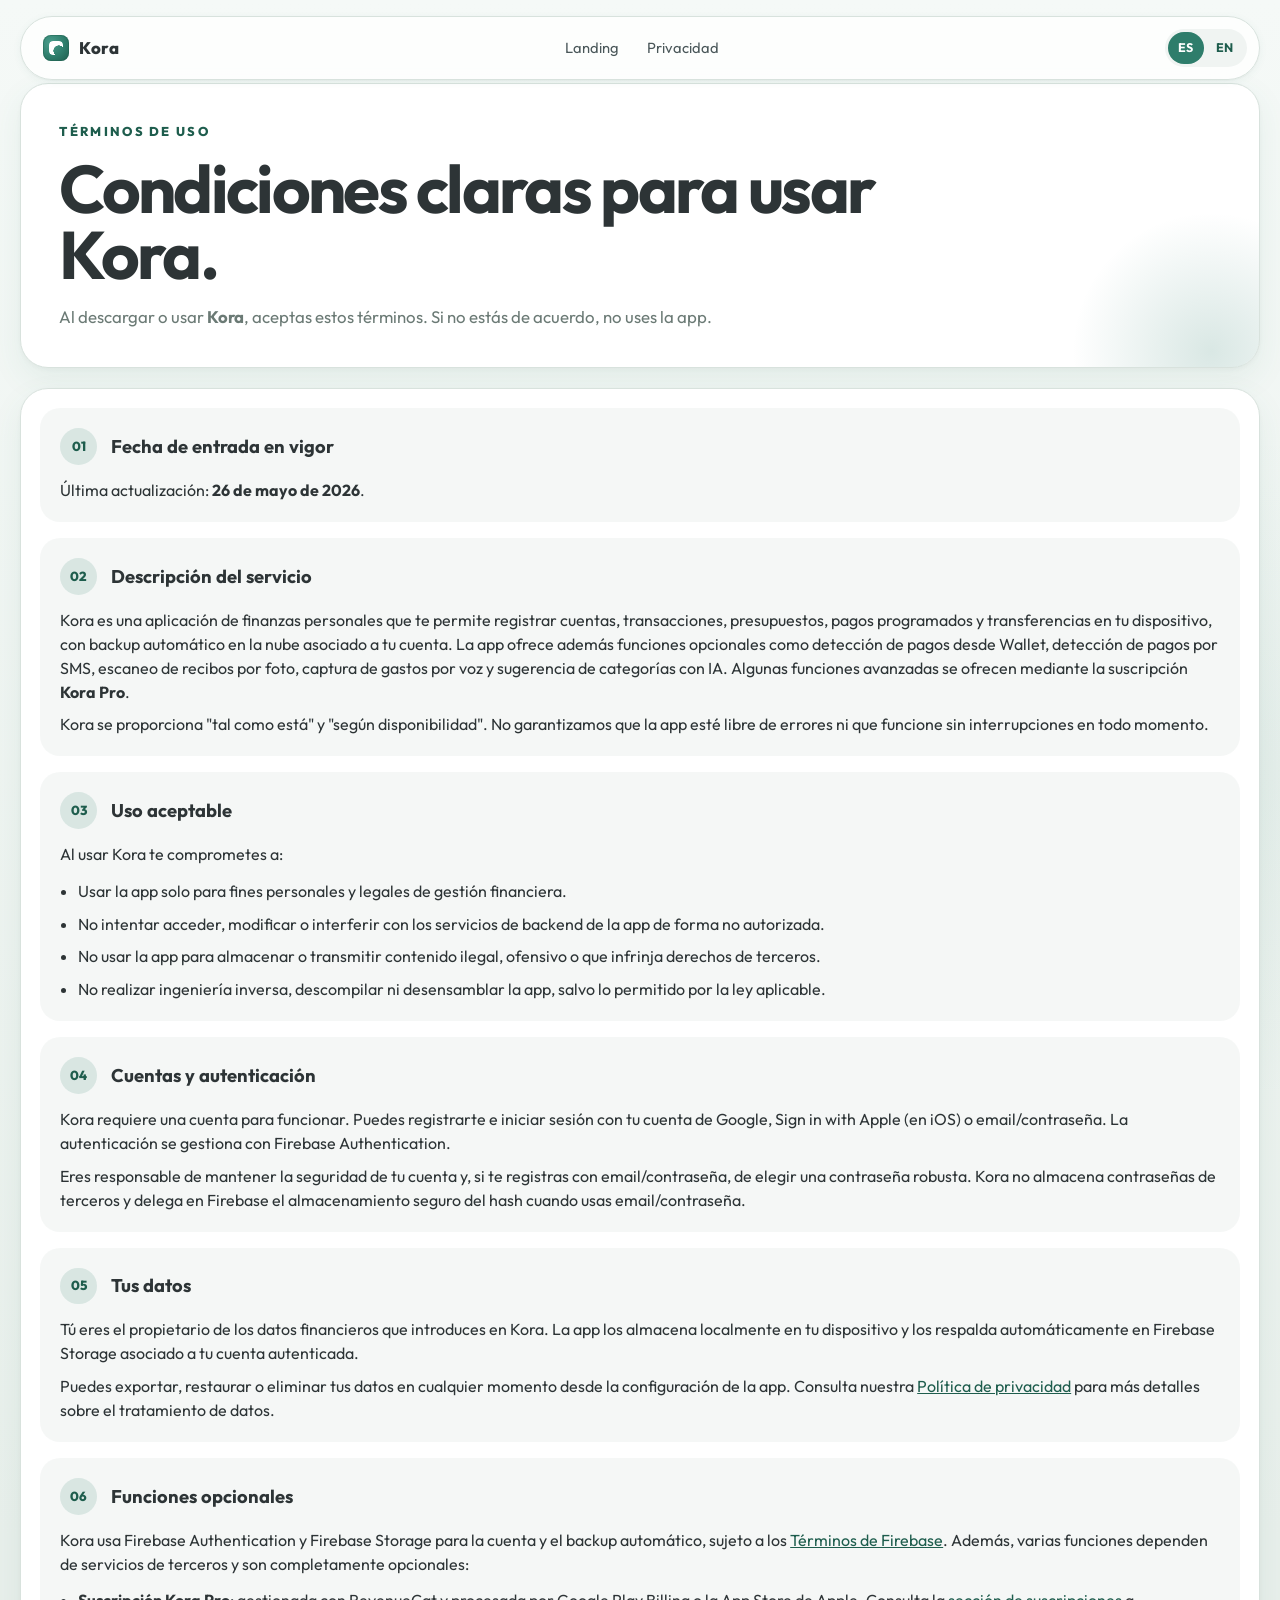
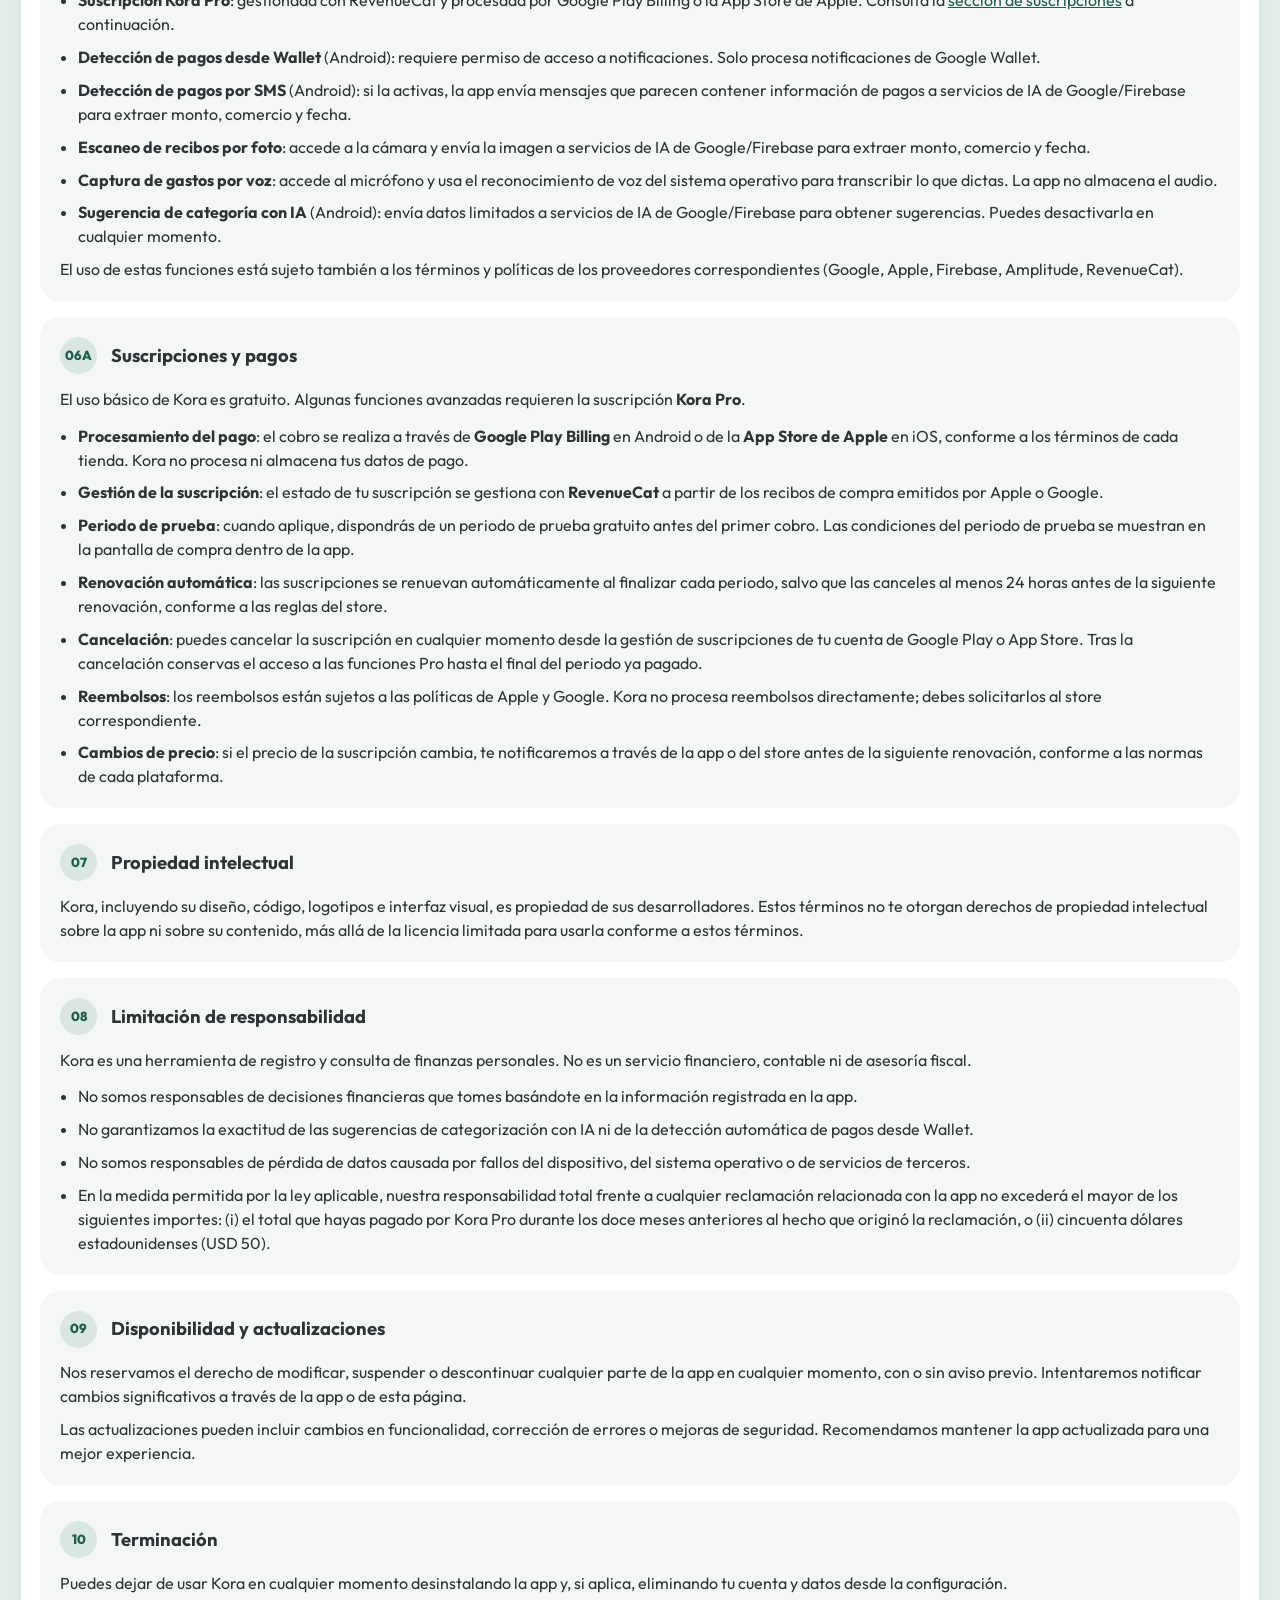
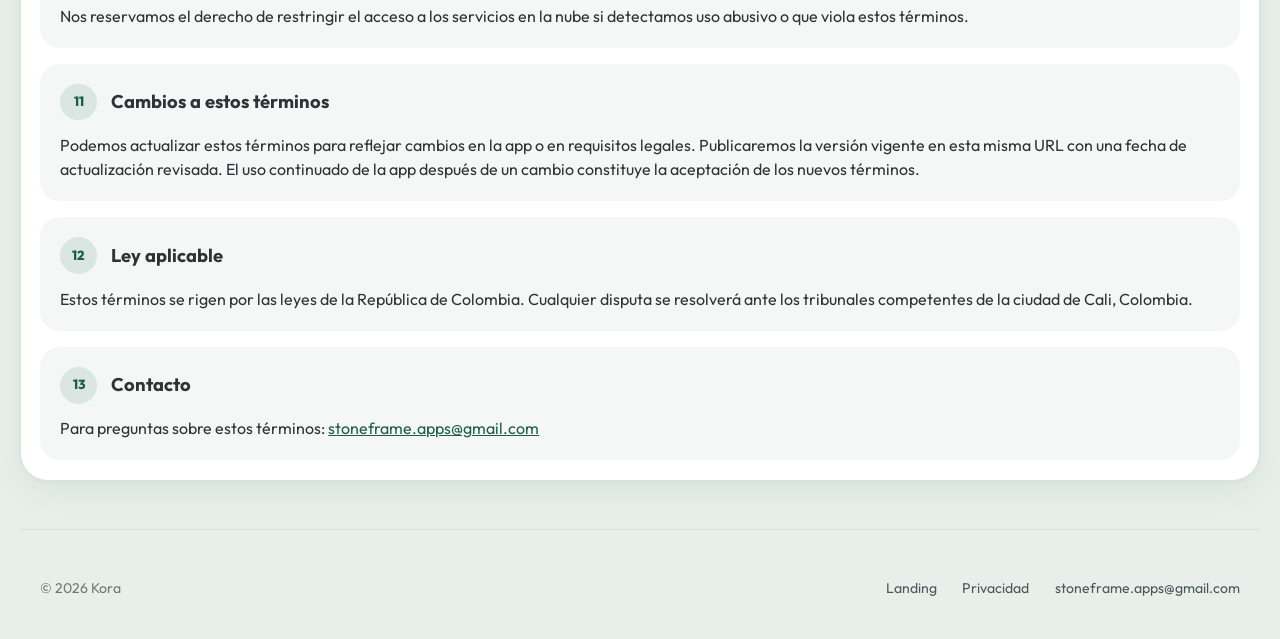
<file: terms.html>
<!DOCTYPE html>
<html lang="es">
<head>
<meta charset="UTF-8" />
<meta name="viewport" content="width=device-width, initial-scale=1" />
<title>Kora — Términos de uso</title>
<meta name="description" content="Términos de uso de Kora, la app de finanzas personales con enfoque local-first." />
<link rel="preconnect" href="https://fonts.googleapis.com">
<link rel="preconnect" href="https://fonts.gstatic.com" crossorigin>
<link href="https://fonts.googleapis.com/css2?family=Outfit:wght@300;400;500;600;700;800&family=JetBrains+Mono:wght@400;500&display=swap" rel="stylesheet">
<link rel="stylesheet" href="./styles.css" />
</head>
<body>

<div class="nav-wrap">
  <nav class="nav">
    <a href="./" class="brand"><span class="brand-mark"></span>Kora</a>
    <div class="nav-links">
      <a href="./">Landing</a>
      <a href="./privacy.html" data-i="nav_privacy">Privacidad</a>
    </div>
    <div class="nav-cta">
      <div class="lang-switch" role="group" aria-label="Language">
        <button data-lang-target="es" class="active">ES</button>
        <button data-lang-target="en">EN</button>
      </div>
    </div>
  </nav>
</div>

<div class="page-shell">
  <main>
    <section class="policy-hero">
      <p class="eyebrow-text" data-lang="es">Términos de uso</p>
      <p class="eyebrow-text" data-lang="en">Terms of use</p>
      <h1 data-lang="es">Condiciones claras para usar Kora.</h1>
      <h1 data-lang="en">Clear conditions for using Kora.</h1>
      <p class="policy-hero-copy" data-lang="es">
        Al descargar o usar <strong>Kora</strong>, aceptas estos términos. Si no estás de acuerdo, no uses la app.
      </p>
      <p class="policy-hero-copy" data-lang="en">
        By downloading or using <strong>Kora</strong>, you agree to these terms. If you disagree, do not use the app.
      </p>
    </section>

    <!-- SPANISH -->
    <article class="policy" data-lang="es">
      <section class="policy-section">
        <div class="section-heading"><span>01</span><h2>Fecha de entrada en vigor</h2></div>
        <p>Última actualización: <strong>26 de mayo de 2026</strong>.</p>
      </section>

      <section class="policy-section">
        <div class="section-heading"><span>02</span><h2>Descripción del servicio</h2></div>
        <p>Kora es una aplicación de finanzas personales que te permite registrar cuentas, transacciones, presupuestos, pagos programados y transferencias en tu dispositivo, con backup automático en la nube asociado a tu cuenta. La app ofrece además funciones opcionales como detección de pagos desde Wallet, detección de pagos por SMS, escaneo de recibos por foto, captura de gastos por voz y sugerencia de categorías con IA. Algunas funciones avanzadas se ofrecen mediante la suscripción <strong>Kora Pro</strong>.</p>
        <p>Kora se proporciona "tal como está" y "según disponibilidad". No garantizamos que la app esté libre de errores ni que funcione sin interrupciones en todo momento.</p>
      </section>

      <section class="policy-section">
        <div class="section-heading"><span>03</span><h2>Uso aceptable</h2></div>
        <p>Al usar Kora te comprometes a:</p>
        <ul class="policy-list">
          <li>Usar la app solo para fines personales y legales de gestión financiera.</li>
          <li>No intentar acceder, modificar o interferir con los servicios de backend de la app de forma no autorizada.</li>
          <li>No usar la app para almacenar o transmitir contenido ilegal, ofensivo o que infrinja derechos de terceros.</li>
          <li>No realizar ingeniería inversa, descompilar ni desensamblar la app, salvo lo permitido por la ley aplicable.</li>
        </ul>
      </section>

      <section class="policy-section">
        <div class="section-heading"><span>04</span><h2>Cuentas y autenticación</h2></div>
        <p>Kora requiere una cuenta para funcionar. Puedes registrarte e iniciar sesión con tu cuenta de Google, Sign in with Apple (en iOS) o email/contraseña. La autenticación se gestiona con Firebase Authentication.</p>
        <p>Eres responsable de mantener la seguridad de tu cuenta y, si te registras con email/contraseña, de elegir una contraseña robusta. Kora no almacena contraseñas de terceros y delega en Firebase el almacenamiento seguro del hash cuando usas email/contraseña.</p>
      </section>

      <section class="policy-section">
        <div class="section-heading"><span>05</span><h2>Tus datos</h2></div>
        <p>Tú eres el propietario de los datos financieros que introduces en Kora. La app los almacena localmente en tu dispositivo y los respalda automáticamente en Firebase Storage asociado a tu cuenta autenticada.</p>
        <p>Puedes exportar, restaurar o eliminar tus datos en cualquier momento desde la configuración de la app. Consulta nuestra <a href="./privacy.html">Política de privacidad</a> para más detalles sobre el tratamiento de datos.</p>
      </section>

      <section class="policy-section">
        <div class="section-heading"><span>06</span><h2>Funciones opcionales</h2></div>
        <p>Kora usa Firebase Authentication y Firebase Storage para la cuenta y el backup automático, sujeto a los <a href="https://firebase.google.com/terms" target="_blank" rel="noopener">Términos de Firebase</a>. Además, varias funciones dependen de servicios de terceros y son completamente opcionales:</p>
        <ul class="policy-list">
          <li><strong>Suscripción Kora Pro</strong>: gestionada con RevenueCat y procesada por Google Play Billing o la App Store de Apple. Consulta la <a href="#subscriptions">sección de suscripciones</a> a continuación.</li>
          <li><strong>Detección de pagos desde Wallet</strong> (Android): requiere permiso de acceso a notificaciones. Solo procesa notificaciones de Google Wallet.</li>
          <li><strong>Detección de pagos por SMS</strong> (Android): si la activas, la app envía mensajes que parecen contener información de pagos a servicios de IA de Google/Firebase para extraer monto, comercio y fecha.</li>
          <li><strong>Escaneo de recibos por foto</strong>: accede a la cámara y envía la imagen a servicios de IA de Google/Firebase para extraer monto, comercio y fecha.</li>
          <li><strong>Captura de gastos por voz</strong>: accede al micrófono y usa el reconocimiento de voz del sistema operativo para transcribir lo que dictas. La app no almacena el audio.</li>
          <li><strong>Sugerencia de categoría con IA</strong> (Android): envía datos limitados a servicios de IA de Google/Firebase para obtener sugerencias. Puedes desactivarla en cualquier momento.</li>
        </ul>
        <p>El uso de estas funciones está sujeto también a los términos y políticas de los proveedores correspondientes (Google, Apple, Firebase, Amplitude, RevenueCat).</p>
      </section>

      <section class="policy-section" id="subscriptions">
        <div class="section-heading"><span>06A</span><h2>Suscripciones y pagos</h2></div>
        <p>El uso básico de Kora es gratuito. Algunas funciones avanzadas requieren la suscripción <strong>Kora Pro</strong>.</p>
        <ul class="policy-list">
          <li><strong>Procesamiento del pago</strong>: el cobro se realiza a través de <strong>Google Play Billing</strong> en Android o de la <strong>App Store de Apple</strong> en iOS, conforme a los términos de cada tienda. Kora no procesa ni almacena tus datos de pago.</li>
          <li><strong>Gestión de la suscripción</strong>: el estado de tu suscripción se gestiona con <strong>RevenueCat</strong> a partir de los recibos de compra emitidos por Apple o Google.</li>
          <li><strong>Periodo de prueba</strong>: cuando aplique, dispondrás de un periodo de prueba gratuito antes del primer cobro. Las condiciones del periodo de prueba se muestran en la pantalla de compra dentro de la app.</li>
          <li><strong>Renovación automática</strong>: las suscripciones se renuevan automáticamente al finalizar cada periodo, salvo que las canceles al menos 24 horas antes de la siguiente renovación, conforme a las reglas del store.</li>
          <li><strong>Cancelación</strong>: puedes cancelar la suscripción en cualquier momento desde la gestión de suscripciones de tu cuenta de Google Play o App Store. Tras la cancelación conservas el acceso a las funciones Pro hasta el final del periodo ya pagado.</li>
          <li><strong>Reembolsos</strong>: los reembolsos están sujetos a las políticas de Apple y Google. Kora no procesa reembolsos directamente; debes solicitarlos al store correspondiente.</li>
          <li><strong>Cambios de precio</strong>: si el precio de la suscripción cambia, te notificaremos a través de la app o del store antes de la siguiente renovación, conforme a las normas de cada plataforma.</li>
        </ul>
      </section>

      <section class="policy-section">
        <div class="section-heading"><span>07</span><h2>Propiedad intelectual</h2></div>
        <p>Kora, incluyendo su diseño, código, logotipos e interfaz visual, es propiedad de sus desarrolladores. Estos términos no te otorgan derechos de propiedad intelectual sobre la app ni sobre su contenido, más allá de la licencia limitada para usarla conforme a estos términos.</p>
      </section>

      <section class="policy-section">
        <div class="section-heading"><span>08</span><h2>Limitación de responsabilidad</h2></div>
        <p>Kora es una herramienta de registro y consulta de finanzas personales. No es un servicio financiero, contable ni de asesoría fiscal.</p>
        <ul class="policy-list">
          <li>No somos responsables de decisiones financieras que tomes basándote en la información registrada en la app.</li>
          <li>No garantizamos la exactitud de las sugerencias de categorización con IA ni de la detección automática de pagos desde Wallet.</li>
          <li>No somos responsables de pérdida de datos causada por fallos del dispositivo, del sistema operativo o de servicios de terceros.</li>
          <li>En la medida permitida por la ley aplicable, nuestra responsabilidad total frente a cualquier reclamación relacionada con la app no excederá el mayor de los siguientes importes: (i) el total que hayas pagado por Kora Pro durante los doce meses anteriores al hecho que originó la reclamación, o (ii) cincuenta dólares estadounidenses (USD 50).</li>
        </ul>
      </section>

      <section class="policy-section">
        <div class="section-heading"><span>09</span><h2>Disponibilidad y actualizaciones</h2></div>
        <p>Nos reservamos el derecho de modificar, suspender o descontinuar cualquier parte de la app en cualquier momento, con o sin aviso previo. Intentaremos notificar cambios significativos a través de la app o de esta página.</p>
        <p>Las actualizaciones pueden incluir cambios en funcionalidad, corrección de errores o mejoras de seguridad. Recomendamos mantener la app actualizada para una mejor experiencia.</p>
      </section>

      <section class="policy-section">
        <div class="section-heading"><span>10</span><h2>Terminación</h2></div>
        <p>Puedes dejar de usar Kora en cualquier momento desinstalando la app y, si aplica, eliminando tu cuenta y datos desde la configuración.</p>
        <p>Nos reservamos el derecho de restringir el acceso a los servicios en la nube si detectamos uso abusivo o que viola estos términos.</p>
      </section>

      <section class="policy-section">
        <div class="section-heading"><span>11</span><h2>Cambios a estos términos</h2></div>
        <p>Podemos actualizar estos términos para reflejar cambios en la app o en requisitos legales. Publicaremos la versión vigente en esta misma URL con una fecha de actualización revisada. El uso continuado de la app después de un cambio constituye la aceptación de los nuevos términos.</p>
      </section>

      <section class="policy-section">
        <div class="section-heading"><span>12</span><h2>Ley aplicable</h2></div>
        <p>Estos términos se rigen por las leyes de la República de Colombia. Cualquier disputa se resolverá ante los tribunales competentes de la ciudad de Cali, Colombia.</p>
      </section>

      <section class="policy-section">
        <div class="section-heading"><span>13</span><h2>Contacto</h2></div>
        <p>Para preguntas sobre estos términos: <a href="mailto:stoneframe.apps@gmail.com">stoneframe.apps@gmail.com</a></p>
      </section>
    </article>

    <!-- ENGLISH -->
    <article class="policy" data-lang="en">
      <section class="policy-section">
        <div class="section-heading"><span>01</span><h2>Effective date</h2></div>
        <p>Last updated: <strong>May 26, 2026</strong>.</p>
      </section>

      <section class="policy-section">
        <div class="section-heading"><span>02</span><h2>Description of service</h2></div>
        <p>Kora is a personal finance application that lets you record accounts, transactions, budgets, scheduled payments, and transfers on your device, with automatic cloud backup tied to your account. The app also offers optional features such as Wallet payment detection, SMS payment detection, receipt photo scanning, voice expense capture, and AI category suggestions. Some advanced features are offered through the <strong>Kora Pro</strong> subscription.</p>
        <p>Kora is provided "as is" and "as available." We do not guarantee that the app will be error-free or that it will function without interruption at all times.</p>
      </section>

      <section class="policy-section">
        <div class="section-heading"><span>03</span><h2>Acceptable use</h2></div>
        <p>By using Kora you agree to:</p>
        <ul class="policy-list">
          <li>Use the app only for lawful personal financial management purposes.</li>
          <li>Not attempt to access, modify, or interfere with the app's backend services in an unauthorized manner.</li>
          <li>Not use the app to store or transmit illegal, offensive, or rights-infringing content.</li>
          <li>Not reverse engineer, decompile, or disassemble the app, except as permitted by applicable law.</li>
        </ul>
      </section>

      <section class="policy-section">
        <div class="section-heading"><span>04</span><h2>Accounts and authentication</h2></div>
        <p>Kora requires an account to work. You can register and sign in with your Google account, Sign in with Apple (on iOS), or email/password. Authentication is handled by Firebase Authentication.</p>
        <p>You are responsible for maintaining the security of your account and, if you register with email/password, for choosing a strong password. Kora does not store third-party passwords and relies on Firebase for the secure storage of the password hash when you use email/password.</p>
      </section>

      <section class="policy-section">
        <div class="section-heading"><span>05</span><h2>Your data</h2></div>
        <p>You own the financial data you enter into Kora. The app stores it locally on your device and automatically backs it up to Firebase Storage associated with your authenticated account.</p>
        <p>You can export, restore, or delete your data at any time from the app settings. See our <a href="./privacy.html">Privacy Policy</a> for more details on data handling.</p>
      </section>

      <section class="policy-section">
        <div class="section-heading"><span>06</span><h2>Optional features</h2></div>
        <p>Kora uses Firebase Authentication and Firebase Storage for accounts and automatic backup, subject to the <a href="https://firebase.google.com/terms" target="_blank" rel="noopener">Firebase Terms</a>. In addition, several features depend on third-party services and are entirely optional:</p>
        <ul class="policy-list">
          <li><strong>Kora Pro subscription</strong>: managed with RevenueCat and processed through Google Play Billing or the Apple App Store. See the <a href="#subscriptions-en">subscriptions section</a> below.</li>
          <li><strong>Wallet payment detection</strong> (Android): requires notification access permission. Only processes Google Wallet notifications.</li>
          <li><strong>SMS payment detection</strong> (Android): if you enable it, the app sends messages that appear to contain payment information to Google/Firebase AI services to extract amount, merchant, and date.</li>
          <li><strong>Receipt photo scanning</strong>: accesses the camera and sends the image to Google/Firebase AI services to extract amount, merchant, and date.</li>
          <li><strong>Voice expense capture</strong>: accesses the microphone and uses the operating system's speech recognition to transcribe what you dictate. The app does not store the audio.</li>
          <li><strong>AI category suggestion</strong> (Android): sends limited data to Google/Firebase AI services for suggestions. You can disable it at any time.</li>
        </ul>
        <p>Use of these features is also subject to the terms and policies of the respective providers (Google, Apple, Firebase, Amplitude, RevenueCat).</p>
      </section>

      <section class="policy-section" id="subscriptions-en">
        <div class="section-heading"><span>06A</span><h2>Subscriptions and payments</h2></div>
        <p>Basic use of Kora is free. Some advanced features require the <strong>Kora Pro</strong> subscription.</p>
        <ul class="policy-list">
          <li><strong>Payment processing</strong>: payment is processed through <strong>Google Play Billing</strong> on Android or the <strong>Apple App Store</strong> on iOS, under each store's own terms. Kora does not process or store your payment details.</li>
          <li><strong>Subscription management</strong>: your subscription status is managed with <strong>RevenueCat</strong> based on purchase receipts issued by Apple or Google.</li>
          <li><strong>Free trial</strong>: when applicable, a free trial period is offered before the first charge. The trial conditions are shown on the in-app purchase screen.</li>
          <li><strong>Automatic renewal</strong>: subscriptions automatically renew at the end of each period unless you cancel at least 24 hours before the next renewal, in line with the store's rules.</li>
          <li><strong>Cancellation</strong>: you can cancel the subscription at any time from the subscription management section of your Google Play or App Store account. After cancellation you keep access to Pro features until the end of the period already paid for.</li>
          <li><strong>Refunds</strong>: refunds are subject to Apple's and Google's policies. Kora does not process refunds directly; you must request them from the corresponding store.</li>
          <li><strong>Price changes</strong>: if the subscription price changes, we will notify you through the app or the store before the next renewal, in accordance with each platform's rules.</li>
        </ul>
      </section>

      <section class="policy-section">
        <div class="section-heading"><span>07</span><h2>Intellectual property</h2></div>
        <p>Kora, including its design, code, logos, and visual interface, is the property of its developers. These terms do not grant you intellectual property rights over the app or its content, beyond the limited license to use it in accordance with these terms.</p>
      </section>

      <section class="policy-section">
        <div class="section-heading"><span>08</span><h2>Limitation of liability</h2></div>
        <p>Kora is a personal finance recording and viewing tool. It is not a financial, accounting, or tax advisory service.</p>
        <ul class="policy-list">
          <li>We are not responsible for financial decisions you make based on information recorded in the app.</li>
          <li>We do not guarantee the accuracy of AI category suggestions or automatic Wallet payment detection.</li>
          <li>We are not responsible for data loss caused by device failures, operating system issues, or third-party service outages.</li>
          <li>To the maximum extent permitted by applicable law, our total liability for any claim related to the app shall not exceed the greater of (i) the total amount you have paid for Kora Pro during the twelve months preceding the event giving rise to the claim, or (ii) fifty United States dollars (USD 50).</li>
        </ul>
      </section>

      <section class="policy-section">
        <div class="section-heading"><span>09</span><h2>Availability and updates</h2></div>
        <p>We reserve the right to modify, suspend, or discontinue any part of the app at any time, with or without prior notice. We will try to notify significant changes through the app or this page.</p>
        <p>Updates may include changes in functionality, bug fixes, or security improvements. We recommend keeping the app updated for the best experience.</p>
      </section>

      <section class="policy-section">
        <div class="section-heading"><span>10</span><h2>Termination</h2></div>
        <p>You can stop using Kora at any time by uninstalling the app and, if applicable, deleting your account and data from the settings.</p>
        <p>We reserve the right to restrict access to cloud services if we detect abusive use or violation of these terms.</p>
      </section>

      <section class="policy-section">
        <div class="section-heading"><span>11</span><h2>Changes to these terms</h2></div>
        <p>We may update these terms to reflect changes in the app or legal requirements. The current version will be published at this same URL with a revised update date. Continued use of the app after a change constitutes acceptance of the new terms.</p>
      </section>

      <section class="policy-section">
        <div class="section-heading"><span>12</span><h2>Governing law</h2></div>
        <p>These terms are governed by the laws of the Republic of Colombia. Any disputes will be resolved before the competent courts of the city of Cali, Colombia.</p>
      </section>

      <section class="policy-section">
        <div class="section-heading"><span>13</span><h2>Contact</h2></div>
        <p>For questions about these terms: <a href="mailto:stoneframe.apps@gmail.com">stoneframe.apps@gmail.com</a></p>
      </section>
    </article>
  </main>
</div>

<footer>
  <div>&copy; 2026 Kora</div>
  <div class="links">
    <a href="./">Landing</a>
    <a href="./privacy.html">Privacidad</a>
    <a href="mailto:stoneframe.apps@gmail.com">stoneframe.apps@gmail.com</a>
  </div>
</footer>

<script>
const root = document.documentElement;
const buttons = document.querySelectorAll('[data-lang-target]');
const localized = document.querySelectorAll('[data-lang]');

function setLanguage(lang) {
  root.lang = lang;
  localized.forEach(node => {
    node.hidden = node.getAttribute('data-lang') !== lang;
  });
  buttons.forEach(button => {
    button.classList.toggle('active', button.getAttribute('data-lang-target') === lang);
  });
  try { localStorage.setItem('kora-lang', lang); } catch (_) {}
}

buttons.forEach(button => {
  button.addEventListener('click', () => setLanguage(button.getAttribute('data-lang-target')));
});

const preferred = (() => {
  try { return localStorage.getItem('kora-lang'); } catch (_) { return null; }
})();
setLanguage(preferred || 'es');
</script>
</body>
</html>
</file>
<file: styles.css>
:root {
  color-scheme: light;
  --bg: #E8EFEB;
  --bg-accent: #F0F4F2;
  --bg-soft: #F5F9F7;
  --surface: #FFFFFF;
  --surface-muted: rgba(255,255,255,0.72);
  --border: #D8E2DD;
  --border-strong: #C4D3CC;
  --text: #2D3436;
  --text-soft: #4A5759;
  --muted: #6B7A75;

  --accent: #2E7D6B;
  --accent-strong: #1E5D4D;
  --accent-light: #4A9D8C;
  --accent-soft: rgba(46,125,107,0.14);
  --accent-faint: rgba(46,125,107,0.06);

  --income: #2E7D32;
  --expense: #C62828;
  --warning: #F57C00;

  --radius-xs: 8px;
  --radius-sm: 12px;
  --radius-md: 16px;
  --radius-lg: 20px;
  --radius-xl: 28px;
  --radius-2xl: 36px;

  --shadow-sm: 0 2px 8px rgba(46,125,107,0.06), 0 1px 2px rgba(45,52,54,0.04);
  --shadow-md: 0 12px 32px rgba(46,125,107,0.08), 0 2px 6px rgba(45,52,54,0.04);
  --shadow-lg: 0 24px 60px rgba(46,125,107,0.12), 0 4px 12px rgba(45,52,54,0.06);

  --maxw: 1240px;
}

* { box-sizing: border-box; }

html, body {
  margin: 0;
  padding: 0;
  background: var(--bg);
  color: var(--text);
  font-family: 'Outfit', 'Avenir Next', system-ui, sans-serif;
  -webkit-font-smoothing: antialiased;
  text-rendering: optimizeLegibility;
  line-height: 1.5;
}

body {
  background:
    radial-gradient(ellipse 60rem 40rem at 15% -10%, var(--accent-soft), transparent 60%),
    radial-gradient(ellipse 50rem 35rem at 95% 20%, var(--accent-faint), transparent 60%),
    linear-gradient(180deg, var(--bg-soft) 0%, var(--bg) 40%, var(--bg) 100%);
  min-height: 100vh;
}

a { color: var(--accent-strong); }

.mono { font-family: 'JetBrains Mono', ui-monospace, monospace; }

/* ========== Nav ========== */
.nav-wrap {
  position: sticky;
  top: 1rem;
  z-index: 50;
  padding: 0 1.25rem;
}
.nav {
  max-width: var(--maxw);
  margin: 0 auto;
  display: flex;
  align-items: center;
  justify-content: space-between;
  padding: 0.75rem 0.75rem 0.75rem 1.35rem;
  background: color-mix(in oklch, var(--surface) 78%, transparent);
  backdrop-filter: blur(20px) saturate(1.2);
  -webkit-backdrop-filter: blur(20px) saturate(1.2);
  border: 1px solid var(--border);
  border-radius: 999px;
  box-shadow: var(--shadow-sm);
}
.brand {
  display: flex; align-items: center; gap: 0.65rem;
  font-weight: 800; letter-spacing: 0.04em;
  font-size: 1.05rem; text-decoration: none; color: var(--text);
}
.brand-mark {
  width: 26px; height: 26px;
  border-radius: 8px;
  background:
    radial-gradient(circle at 30% 30%, var(--accent-light), var(--accent) 55%, var(--accent-strong));
  box-shadow: inset 0 0 0 1px rgba(30,93,77,0.4);
  position: relative;
}
.brand-mark::after {
  content: "";
  position: absolute;
  inset: 6px; width: auto; height: auto;
  background: var(--surface);
  mask: radial-gradient(circle at 70% 70%, transparent 38%, black 40%);
  -webkit-mask: radial-gradient(circle at 70% 70%, transparent 38%, black 40%);
  border-radius: 4px;
}
.nav-links {
  display: flex; gap: 1.75rem;
  font-size: 0.92rem;
  color: var(--text-soft);
}
.nav-links a { color: inherit; text-decoration: none; }
.nav-links a:hover { color: var(--accent-strong); }

.nav-cta {
  display: flex; align-items: center; gap: 0.6rem;
}
.lang-switch {
  display: inline-flex; gap: 0.15rem; padding: 0.2rem;
  background: var(--bg-accent); border-radius: 999px;
  font-size: 0.78rem; font-weight: 700;
}
.lang-switch button {
  border: 0; background: transparent; color: var(--accent-strong);
  padding: 0.4rem 0.65rem; border-radius: 999px; cursor: pointer;
  font: inherit;
  transition: background 0.15s ease, color 0.15s ease;
}
.lang-switch button:hover:not(.active) { background: rgba(255,255,255,0.5); }
.lang-switch button.active {
  background: var(--accent); color: white;
}

.btn {
  display: inline-flex; align-items: center; gap: 0.5rem;
  padding: 0.7rem 1.15rem;
  border-radius: 12px; border: 1px solid transparent;
  font: inherit; font-weight: 600; font-size: 0.92rem;
  cursor: pointer; text-decoration: none;
  transition: transform 0.12s ease, background 0.18s ease, box-shadow 0.18s ease;
}
.btn-primary {
  background: var(--accent); color: white;
  box-shadow: 0 6px 16px rgba(46,125,107,0.3);
}
.btn-primary:hover { background: var(--accent-strong); transform: translateY(-1px); }
.btn-ghost { background: transparent; color: var(--text); }
.btn-ghost:hover { background: var(--bg-accent); }
.btn-outline {
  background: transparent; color: var(--text);
  border-color: var(--border-strong);
}
.btn-outline:hover { border-color: var(--accent); color: var(--accent-strong); }

/* ========== Hero ========== */
.hero {
  max-width: var(--maxw);
  margin: 3.5rem auto 0;
  padding: 0 1.25rem;
}
.hero[data-variant="editorial"] .hero-inner {
  display: grid;
  grid-template-columns: 1.1fr 0.9fr;
  gap: 3rem;
  align-items: center;
}
.eyebrow {
  display: inline-flex; align-items: center; gap: 0.55rem;
  padding: 0.4rem 0.85rem;
  background: var(--accent-soft);
  color: var(--accent-strong);
  border-radius: 999px;
  font-size: 0.78rem; font-weight: 700;
  letter-spacing: 0.12em;
  text-transform: uppercase;
}
.eyebrow .dot {
  width: 6px; height: 6px; border-radius: 50%; background: var(--accent);
  box-shadow: 0 0 0 3px rgba(46,125,107,0.2);
}
h1.hero-title {
  font-size: clamp(2.8rem, 5.2vw, 4.8rem);
  line-height: 0.96;
  letter-spacing: -0.035em;
  font-weight: 700;
  margin: 1.2rem 0 1.3rem;
  text-wrap: balance;
  max-width: 15ch;
}
h1.hero-title em {
  font-style: italic;
  font-weight: 400;
  color: var(--accent-strong);
}
.hero-sub {
  font-size: 1.12rem;
  color: var(--text-soft);
  max-width: 44ch;
  text-wrap: pretty;
  line-height: 1.55;
  margin: 0 0 1.8rem;
}
.hero-ctas { display: flex; gap: 0.7rem; flex-wrap: wrap; align-items: center; }
.hero-meta {
  margin-top: 1.8rem;
  display: flex; flex-wrap: wrap; gap: 1.4rem;
  color: var(--muted);
  font-size: 0.85rem;
}
.hero-meta .item {
  display: inline-flex; align-items: center; gap: 0.4rem;
}
.check {
  width: 16px; height: 16px;
  border-radius: 50%;
  background: var(--accent-soft);
  color: var(--accent-strong);
  display: inline-flex; align-items: center; justify-content: center;
  font-size: 10px; font-weight: 800;
}

/* ========== Phone mockup ========== */
.phone-stage {
  position: relative;
  height: 640px;
  display: flex; align-items: center; justify-content: center;
}
.phone-stage::before {
  content: "";
  position: absolute; inset: 10% -10% 0 -10%;
  background:
    radial-gradient(ellipse at center, var(--accent-soft), transparent 60%);
  z-index: 0;
}

.phone {
  position: relative;
  width: 320px;
  height: 640px;
  background: #0F1513;
  border-radius: 48px;
  padding: 10px;
  box-shadow:
    0 40px 80px -20px rgba(46,125,107,0.35),
    0 20px 40px -10px rgba(45,52,54,0.15),
    inset 0 0 0 1.5px rgba(255,255,255,0.06);
  z-index: 1;
}
.phone-screen {
  width: 100%;
  height: 100%;
  background: var(--bg);
  border-radius: 38px;
  overflow: hidden;
  position: relative;
  display: flex; flex-direction: column;
}
.phone-screen img {
  width: 100%;
  height: 100%;
  object-fit: cover;
  object-position: top center;
  display: block;
}
/* ========== Trust strip ========== */
.trust-strip {
  max-width: var(--maxw);
  margin: 5rem auto 0;
  padding: 0 1.25rem;
  display: grid;
  grid-template-columns: repeat(3, minmax(0, 18rem));
  justify-content: center;
  gap: 2rem;
}
.trust-strip .item {
  padding-top: 1.5rem;
  border-top: 1px solid var(--border);
}
.trust-strip .big {
  font-size: 2.4rem; font-weight: 600;
  letter-spacing: -0.03em;
  color: var(--text);
}
.trust-strip .big em {
  font-style: normal; color: var(--accent-strong);
}
.trust-strip .lbl {
  font-size: 0.82rem; color: var(--muted);
  margin-top: 0.3rem;
}

/* ========== Sections ========== */
section.block {
  max-width: var(--maxw);
  margin: 7rem auto 0;
  padding: 0 1.25rem;
}
.section-head {
  max-width: 60rem;
  margin: 0 auto 3rem;
  text-align: center;
}
.section-head .eyebrow-text {
  font-size: 0.78rem; letter-spacing: 0.18em;
  text-transform: uppercase; color: var(--accent-strong);
  font-weight: 700;
}
.section-head h2 {
  margin: 0.8rem auto 0.8rem;
  font-size: clamp(2rem, 3.6vw, 3rem);
  letter-spacing: -0.025em;
  line-height: 1.05;
  font-weight: 600;
  text-wrap: balance;
}
.section-head h2 em { font-style: italic; color: var(--accent-strong); font-weight: 400; }
.section-head p {
  color: var(--muted);
  max-width: 50ch;
  margin: 0 auto;
  font-size: 1.05rem;
  text-wrap: pretty;
}

/* ========== Features grid ========== */
.features {
  display: grid;
  grid-template-columns: 1.3fr 1fr 1fr;
  grid-template-rows: auto auto;
  gap: 1.25rem;
}
.feature {
  background: var(--surface);
  border: 1px solid var(--border);
  border-radius: var(--radius-xl);
  padding: 1.8rem;
  position: relative;
  overflow: hidden;
  transition: transform 0.2s ease, box-shadow 0.2s ease;
}
.feature:hover {
  transform: translateY(-3px);
  box-shadow: var(--shadow-md);
}
.feature h3 {
  font-size: 1.35rem;
  margin: 1rem 0 0.5rem;
  letter-spacing: -0.015em;
  font-weight: 600;
}
.feature p { color: var(--muted); margin: 0; font-size: 0.98rem; text-wrap: pretty; }
.feature .icon {
  width: 40px; height: 40px; border-radius: 12px;
  background: var(--accent-soft); color: var(--accent-strong);
  display: flex; align-items: center; justify-content: center;
}
.feature .icon svg { width: 22px; height: 22px; }

.feature.wide { grid-column: span 1; grid-row: span 2; display: flex; flex-direction: column; }
.feature.wide .icon { background: transparent; padding: 0; width: auto; height: auto; color: var(--accent-strong); }
.feature .preview { margin-top: auto; padding-top: 1.5rem; }

.chart {
  background: var(--bg-soft);
  border: 1px solid var(--border);
  border-radius: var(--radius-md);
  padding: 1rem;
  margin-top: 1rem;
}
.chart-head { display: flex; justify-content: space-between; font-size: 0.8rem; color: var(--muted); margin-bottom: 0.8rem; }
.chart-head b { color: var(--text); font-weight: 600; }
.bars { display: flex; align-items: flex-end; gap: 10px; height: 110px; }
.bars .bar {
  flex: 1;
  background: var(--accent-soft);
  border-radius: 6px 6px 2px 2px;
  position: relative;
}
.bars .bar.active {
  background: linear-gradient(180deg, var(--accent-light), var(--accent));
}
.bars .bar span {
  position: absolute; bottom: -18px;
  left: 0; right: 0; text-align: center;
  font-size: 10px; color: var(--muted);
}

.budget-list { display: flex; flex-direction: column; gap: 10px; margin-top: 0.75rem; }
.budget-row { display: grid; grid-template-columns: 1fr auto; gap: 4px 10px; font-size: 0.85rem; }
.budget-row .bar-track {
  grid-column: 1 / -1;
  height: 6px; border-radius: 999px;
  background: var(--bg-accent);
  overflow: hidden;
}
.budget-row .bar-fill {
  height: 100%; border-radius: 999px;
  background: var(--accent);
}
.budget-row .bar-fill.warn { background: var(--warning); }
.budget-row .bar-fill.over { background: var(--expense); }
.budget-row .lbl { color: var(--text); font-weight: 500; }
.budget-row .val { color: var(--muted); font-variant-numeric: tabular-nums; }

/* ========== How it works ========== */
.flow {
  display: grid;
  grid-template-columns: repeat(3, 1fr);
  gap: 1.25rem;
}
.flow-step {
  background: var(--surface);
  border: 1px solid var(--border);
  border-radius: var(--radius-xl);
  padding: 2rem 1.75rem;
}
.flow-step .num {
  display: inline-flex; align-items: center; justify-content: center;
  width: 36px; height: 36px; border-radius: 50%;
  background: var(--bg-accent);
  color: var(--accent-strong);
  font-weight: 700;
  font-family: 'JetBrains Mono', monospace;
  margin-bottom: 1rem;
}
.flow-step h3 { margin: 0.3rem 0 0.5rem; font-size: 1.25rem; font-weight: 600; }
.flow-step p { color: var(--muted); margin: 0; font-size: 0.95rem; }

/* ========== Privacy section ========== */
.privacy-grid {
  display: grid;
  grid-template-columns: 1fr 1fr;
  gap: 1.25rem;
}
.privacy-card {
  background: var(--surface);
  border: 1px solid var(--border);
  border-radius: var(--radius-xl);
  padding: 2rem;
}
.privacy-card.dark {
  background: linear-gradient(160deg, #1E5D4D, #2E7D6B);
  color: white;
  border: none;
  position: relative;
  overflow: hidden;
}
.privacy-card.dark::after {
  content: "";
  position: absolute;
  inset: -50% -30% auto auto;
  width: 60%; height: 120%;
  background: radial-gradient(circle, rgba(255,255,255,0.08), transparent 60%);
}
.privacy-card h3 {
  font-size: 1.5rem;
  letter-spacing: -0.02em;
  margin: 0 0 1rem;
  font-weight: 600;
}
.privacy-card.dark h3 { font-size: 2rem; letter-spacing: -0.03em; font-weight: 500; text-wrap: balance; }
.privacy-card.dark h3 em { font-style: italic; font-weight: 300; }
.privacy-card p { color: var(--muted); margin: 0.5rem 0 0; text-wrap: pretty; }
.privacy-card.dark p { color: rgba(255,255,255,0.85); }
.privacy-list {
  list-style: none; padding: 0; margin: 1.25rem 0 0;
  display: flex; flex-direction: column; gap: 0.75rem;
}
.privacy-list li {
  display: flex; gap: 0.7rem; align-items: flex-start;
  font-size: 0.95rem; color: var(--text-soft);
}
.privacy-list li::before {
  content: ""; flex: none;
  width: 18px; height: 18px; border-radius: 50%;
  background: var(--accent-soft);
  background-image: url("data:image/svg+xml;utf8,<svg xmlns='http://www.w3.org/2000/svg' viewBox='0 0 16 16' fill='%231E5D4D'><path d='M6.5 11.5L3 8l1-1 2.5 2.5L12 4l1 1z'/></svg>");
  background-repeat: no-repeat;
  background-position: center;
  background-size: 14px 14px;
  margin-top: 2px;
}

.tech-strip {
  margin-top: 1.5rem;
  display: flex; flex-wrap: wrap; gap: 0.5rem;
}
.tech-pill {
  font-family: 'JetBrains Mono', monospace;
  font-size: 0.74rem;
  padding: 0.35rem 0.7rem;
  border-radius: 999px;
  background: rgba(255,255,255,0.12);
  color: rgba(255,255,255,0.9);
  border: 1px solid rgba(255,255,255,0.15);
}

/* ========== FAQ ========== */
.faq {
  max-width: 52rem;
  margin: 0 auto;
}
.faq-item {
  border-top: 1px solid var(--border);
  padding: 1.4rem 0.2rem;
  cursor: pointer;
}
.faq-item:last-child { border-bottom: 1px solid var(--border); }
.faq-q { display: flex; justify-content: space-between; align-items: center; gap: 1rem; }
.faq-q h4 {
  margin: 0; font-size: 1.1rem; font-weight: 500;
  letter-spacing: -0.01em;
}
.faq-q .plus {
  width: 28px; height: 28px; border-radius: 50%;
  background: var(--bg-accent); color: var(--accent-strong);
  display: flex; align-items: center; justify-content: center;
  font-size: 1.2rem; font-weight: 400;
  flex: none; transition: transform 0.25s ease, background 0.2s;
}
.faq-item[open] .plus { transform: rotate(45deg); background: var(--accent); color: white; }
.faq-a { color: var(--muted); margin: 0.8rem 0 0; max-width: 60ch; font-size: 0.98rem; text-wrap: pretty; }
.faq-item summary { list-style: none; }
.faq-item summary::-webkit-details-marker { display: none; }

/* ========== Final CTA ========== */
.final-cta {
  max-width: var(--maxw);
  margin: 7rem auto 3rem;
  padding: 0 1.25rem;
}
.final-card {
  background: linear-gradient(160deg, var(--accent-strong), var(--accent));
  color: white;
  border-radius: var(--radius-2xl);
  padding: 4rem 3rem;
  position: relative;
  overflow: hidden;
  display: grid;
  grid-template-columns: 1.2fr auto;
  gap: 2rem;
  align-items: end;
}
.final-card::before {
  content: "";
  position: absolute; inset: -10%;
  background:
    radial-gradient(circle at 10% 90%, rgba(255,255,255,0.12), transparent 40%),
    radial-gradient(circle at 90% 10%, rgba(255,255,255,0.08), transparent 45%);
  pointer-events: none;
}
.final-card h2 {
  position: relative;
  font-size: clamp(2.2rem, 4.2vw, 3.6rem);
  letter-spacing: -0.03em;
  line-height: 1.02;
  margin: 0;
  font-weight: 500;
  text-wrap: balance;
  max-width: 18ch;
}
.final-card h2 em { font-style: italic; font-weight: 300; opacity: 0.85; }
.final-card .store-ctas { display: flex; gap: 0.7rem; flex-wrap: wrap; position: relative; }
.store-btn {
  display: inline-flex; align-items: center; gap: 0.65rem;
  padding: 0.85rem 1.3rem;
  background: rgba(255,255,255,0.1);
  border: 1px solid rgba(255,255,255,0.22);
  color: white;
  border-radius: 14px;
  text-decoration: none;
  backdrop-filter: blur(10px);
  transition: background 0.2s, transform 0.12s;
}
.store-btn:hover { background: rgba(255,255,255,0.18); transform: translateY(-2px); }
.store-btn[aria-disabled="true"] { opacity: 0.55; cursor: default; }
.store-btn[aria-disabled="true"]:hover { background: rgba(255,255,255,0.1); transform: none; }
.store-btn .small { font-size: 0.7rem; opacity: 0.75; display: block; line-height: 1; margin-bottom: 3px; white-space: nowrap; }
.store-btn .big { font-size: 1.05rem; font-weight: 600; line-height: 1; white-space: nowrap; }
.store-btn svg { width: 22px; height: 22px; flex: none; }

/* ========== Footer ========== */
footer {
  max-width: var(--maxw);
  margin: 0 auto;
  padding: 3rem 1.25rem 2.5rem;
  color: var(--muted);
  font-size: 0.88rem;
  display: flex; justify-content: space-between;
  flex-wrap: wrap;
  gap: 1.5rem;
  border-top: 1px solid var(--border);
}
footer a { color: var(--text-soft); text-decoration: none; }
footer a:hover { color: var(--accent-strong); }
footer .links { display: flex; gap: 1.6rem; flex-wrap: wrap; }

/* ========== Reveal animation ========== */
.reveal { opacity: 0; transform: translateY(18px); transition: opacity .7s ease, transform .7s ease; }
.reveal.in { opacity: 1; transform: none; }

/* ========== Policy pages (privacy.html, terms.html) ========== */
.page-shell {
  width: min(calc(100% - 2rem), var(--maxw));
  margin: 0 auto;
  padding: 1.2rem 0 3rem;
}

.policy-hero {
  position: relative;
  overflow: hidden;
  padding: 2.4rem;
  margin-bottom: 1.25rem;
  border: 1px solid var(--border);
  border-radius: var(--radius-xl);
  background: var(--surface);
  backdrop-filter: blur(16px);
  box-shadow: var(--shadow-md);
}
.policy-hero::after {
  content: "";
  position: absolute;
  inset: auto -6rem -8rem auto;
  width: 18rem;
  height: 18rem;
  background: radial-gradient(circle, rgba(46,125,107,0.18), transparent 68%);
  pointer-events: none;
}
.policy-hero .eyebrow-text {
  margin: 0 0 0.9rem;
  color: var(--accent-strong);
  font-size: 0.8rem;
  font-weight: 800;
  letter-spacing: 0.18em;
  text-transform: uppercase;
}
.policy-hero h1 {
  max-width: 20ch;
  margin: 0;
  font-size: clamp(2.4rem, 6vw, 4.2rem);
  line-height: 0.98;
  letter-spacing: -0.04em;
  font-weight: 700;
}
.policy-hero-copy {
  max-width: 62ch;
  margin: 1rem 0 0;
  color: var(--muted);
  font-size: 1.05rem;
}
.policy-hero-grid {
  display: grid;
  grid-template-columns: repeat(4, minmax(0, 1fr));
  gap: 1rem;
  margin-top: 2rem;
}
.policy-hero-card {
  padding: 1.1rem 1rem;
  border: 1px solid var(--border);
  border-radius: var(--radius-lg);
  background: linear-gradient(180deg, rgba(255,255,255,0.96), rgba(240,244,242,0.92));
}
.policy-hero-card h2 {
  margin: 0 0 0.5rem;
  font-size: 1rem;
  line-height: 1.15;
}
.policy-hero-card p {
  margin: 0.35rem 0 0;
  color: var(--muted);
}

.policy {
  border: 1px solid var(--border);
  border-radius: var(--radius-xl);
  background: var(--surface);
  backdrop-filter: blur(16px);
  box-shadow: var(--shadow-md);
  padding: 1.2rem;
}

.policy-section + .policy-section {
  margin-top: 1rem;
}
.policy-section {
  padding: 1.25rem;
  border-radius: var(--radius-lg);
  background: rgba(240,244,242,0.68);
}

.section-heading {
  display: flex;
  align-items: center;
  gap: 0.85rem;
  margin-bottom: 0.8rem;
}
.section-heading span {
  display: inline-flex;
  align-items: center;
  justify-content: center;
  width: 2.3rem;
  height: 2.3rem;
  border-radius: 999px;
  background: var(--accent-soft);
  color: var(--accent-strong);
  font-size: 0.82rem;
  font-weight: 800;
}
.section-heading h2 {
  margin: 0;
  font-size: 1.15rem;
}

.policy p {
  margin: 0.55rem 0 0;
}

.policy-list {
  margin: 0.8rem 0 0;
  padding-left: 1.1rem;
}
.policy-list li + li {
  margin-top: 0.55rem;
}

.data-grid {
  display: grid;
  grid-template-columns: repeat(2, minmax(0, 1fr));
  gap: 1rem;
  margin-top: 1rem;
}

.data-card {
  padding: 1.1rem 1rem;
  border: 1px solid var(--border);
  border-radius: var(--radius-lg);
  background: linear-gradient(180deg, rgba(255,255,255,0.96), rgba(240,244,242,0.92));
}
.data-card h3 {
  margin: 0 0 0.5rem;
  font-size: 1rem;
  line-height: 1.15;
}
.data-card p {
  margin: 0.35rem 0 0;
  color: var(--muted);
}

.account-deletion-section {
  scroll-margin-top: 1.5rem;
}
.account-deletion-grid {
  display: grid;
  grid-template-columns: repeat(2, minmax(0, 1fr));
  gap: 1rem;
  margin-top: 1rem;
}

html[lang="es"] [data-lang="en"] { display: none; }
html[lang="en"] [data-lang="es"] { display: none; }
[data-lang][hidden] { display: none !important; }

/* ========== Responsive ========== */
@media (max-width: 960px) {
  .hero[data-variant="editorial"] .hero-inner { grid-template-columns: 1fr; gap: 3rem; }
  .phone-stage { height: 560px; }
  .trust-strip { grid-template-columns: 1fr 1fr; }
  .features { grid-template-columns: 1fr; }
  .feature.wide { grid-row: auto; }
  .flow { grid-template-columns: 1fr; }
  .privacy-grid { grid-template-columns: 1fr; }
  .final-card { grid-template-columns: 1fr; padding: 2.5rem 1.8rem; }
  .nav-links { display: none; }
  .policy-hero-grid { grid-template-columns: repeat(2, minmax(0, 1fr)); }
}

@media (max-width: 560px) {
  .trust-strip { grid-template-columns: 1fr; gap: 1rem; }
  h1.hero-title { font-size: 2.4rem !important; }
  .phone { width: 280px; height: 570px; }
  .phone-stage { height: 580px; }
  .policy-hero-grid,
  .data-grid,
  .account-deletion-grid { grid-template-columns: 1fr; }
  .policy-hero { padding: 1.5rem; }
  .policy-hero h1 { max-width: none; }
  .policy { padding: 0.8rem; }
  .policy-section { padding: 1rem; }
}
</file>
